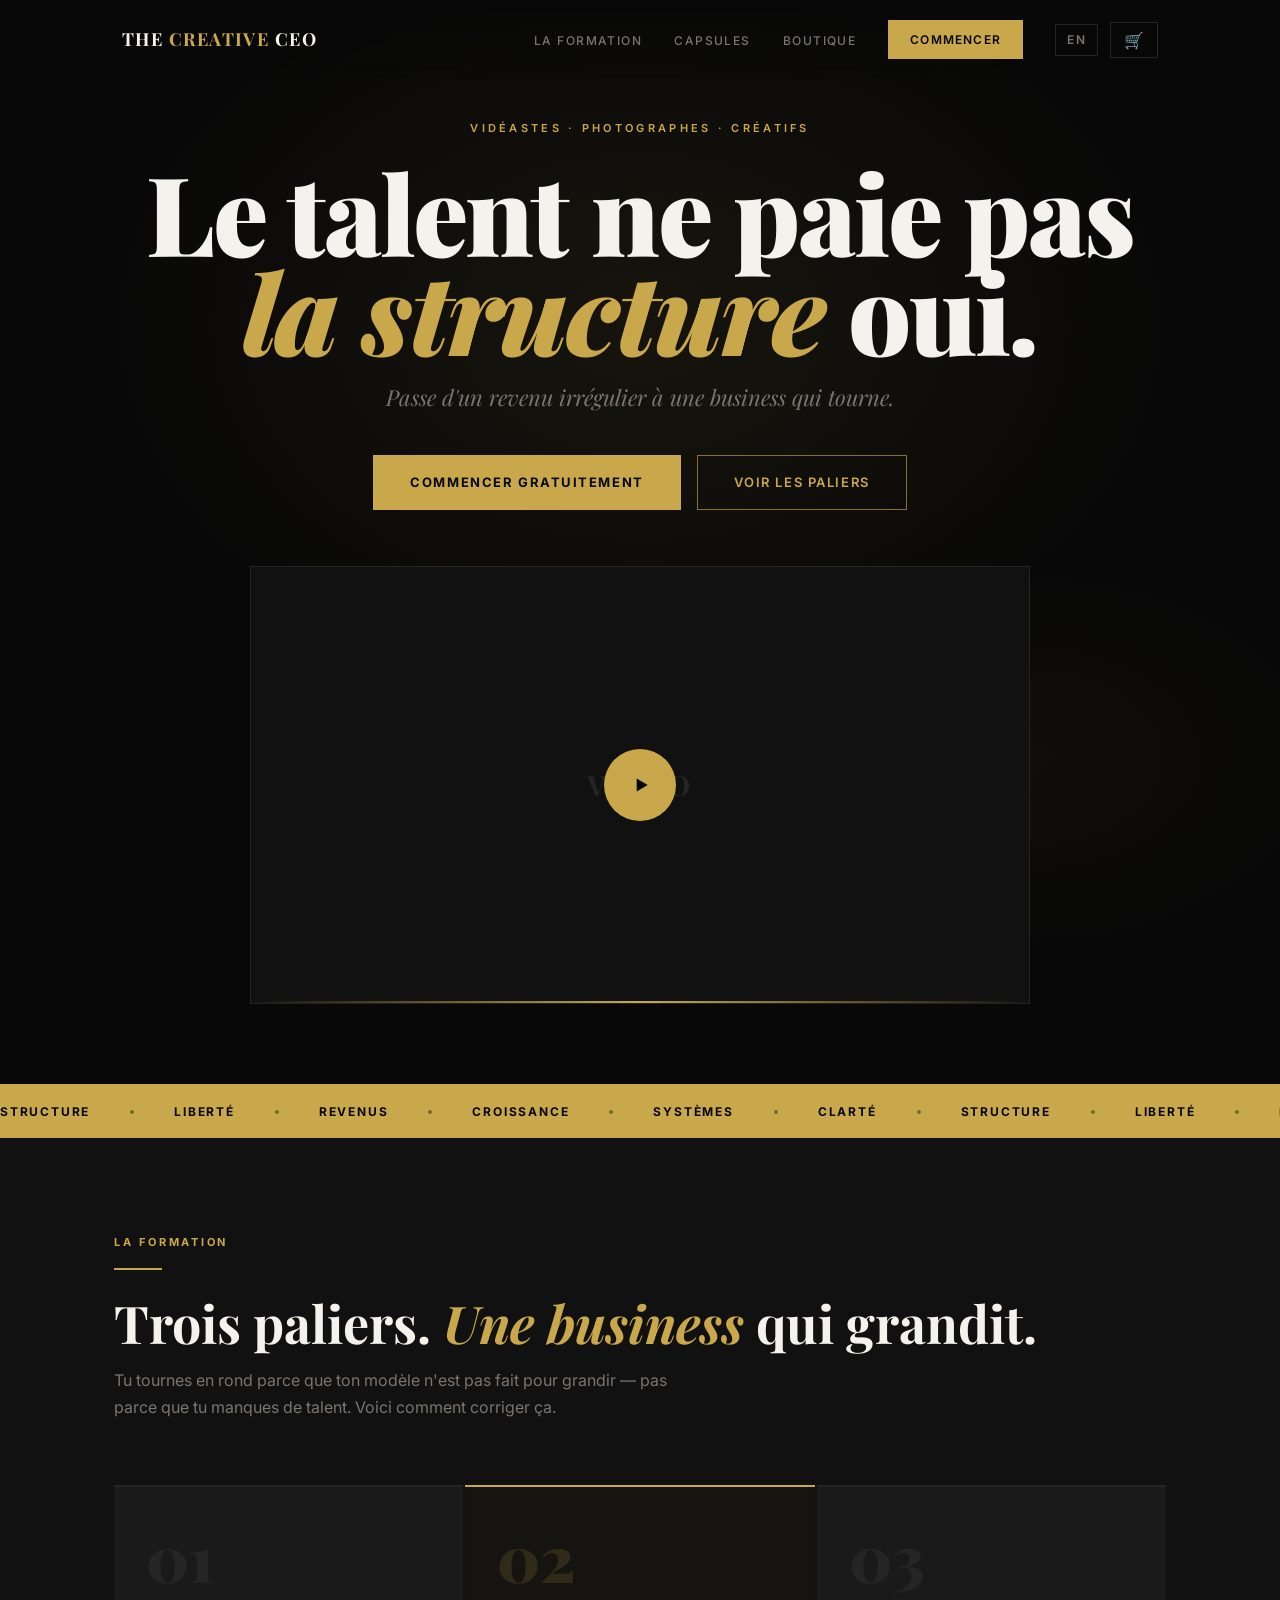
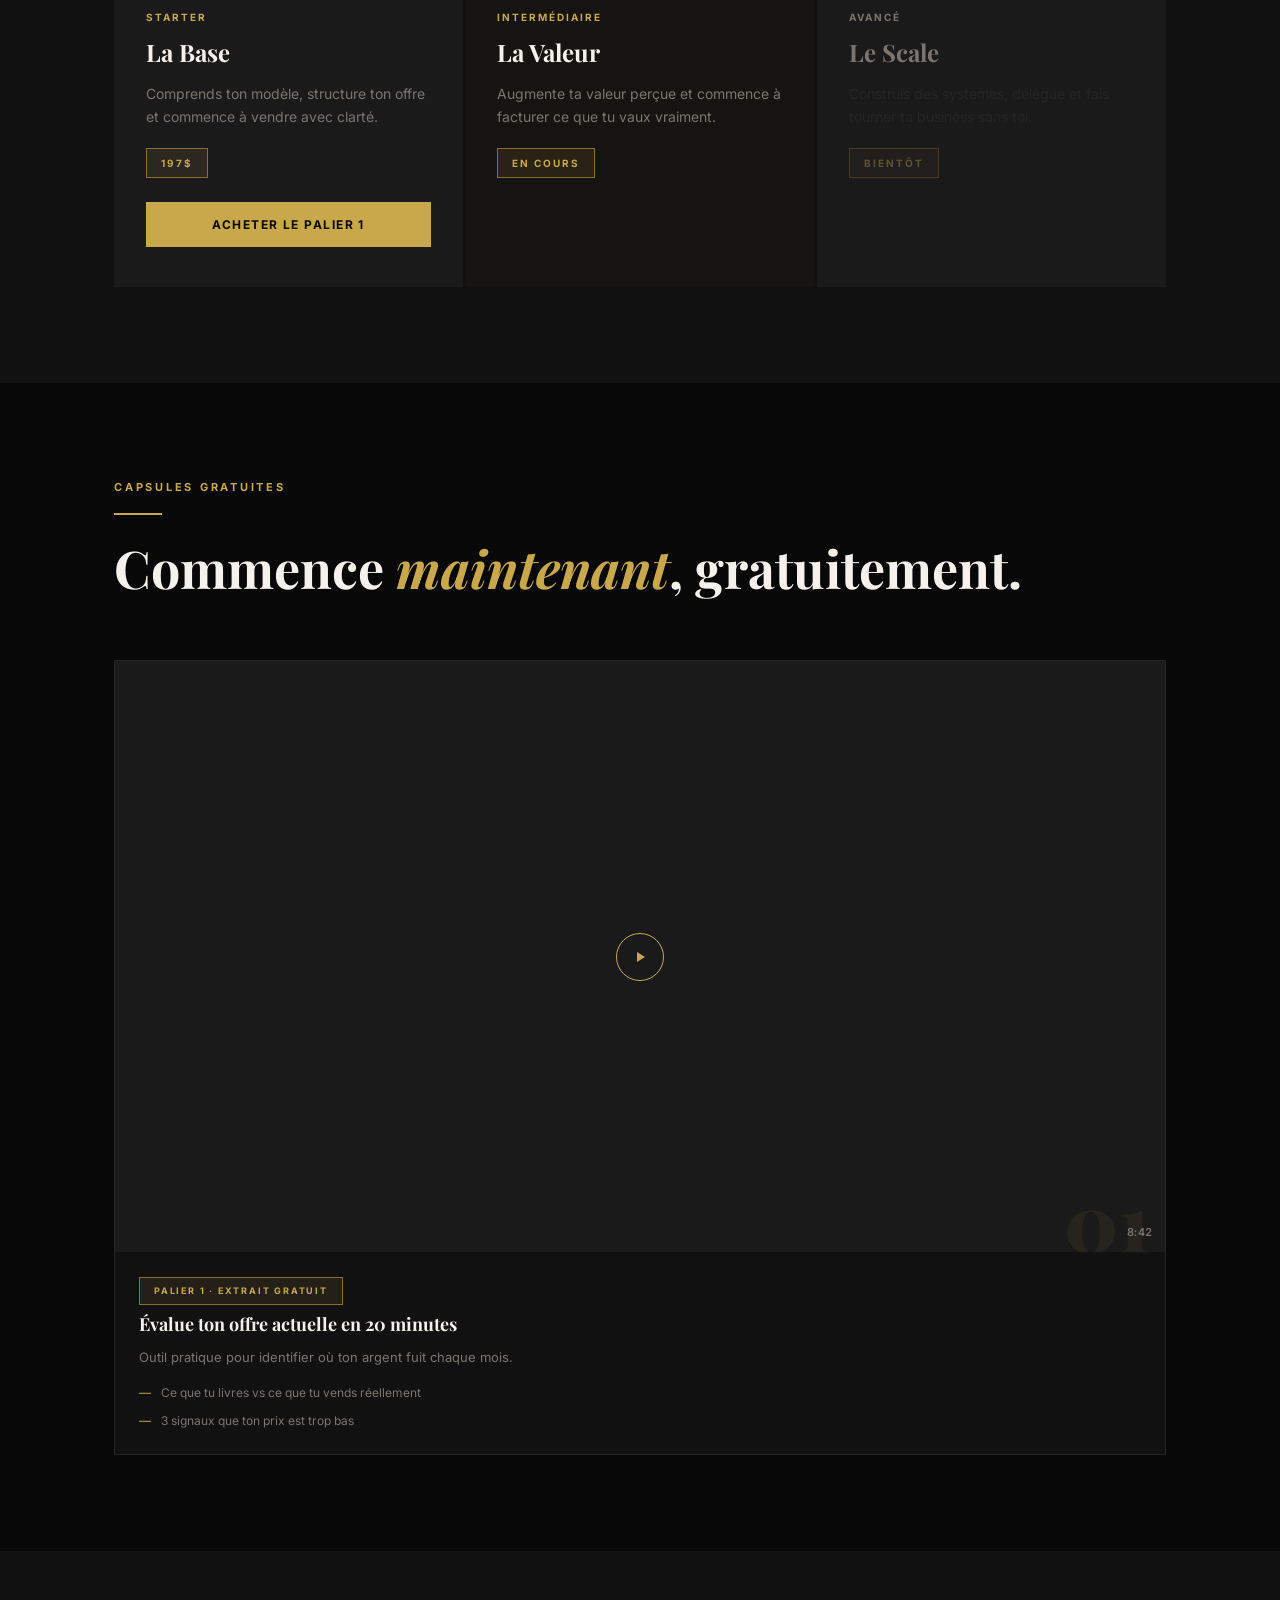
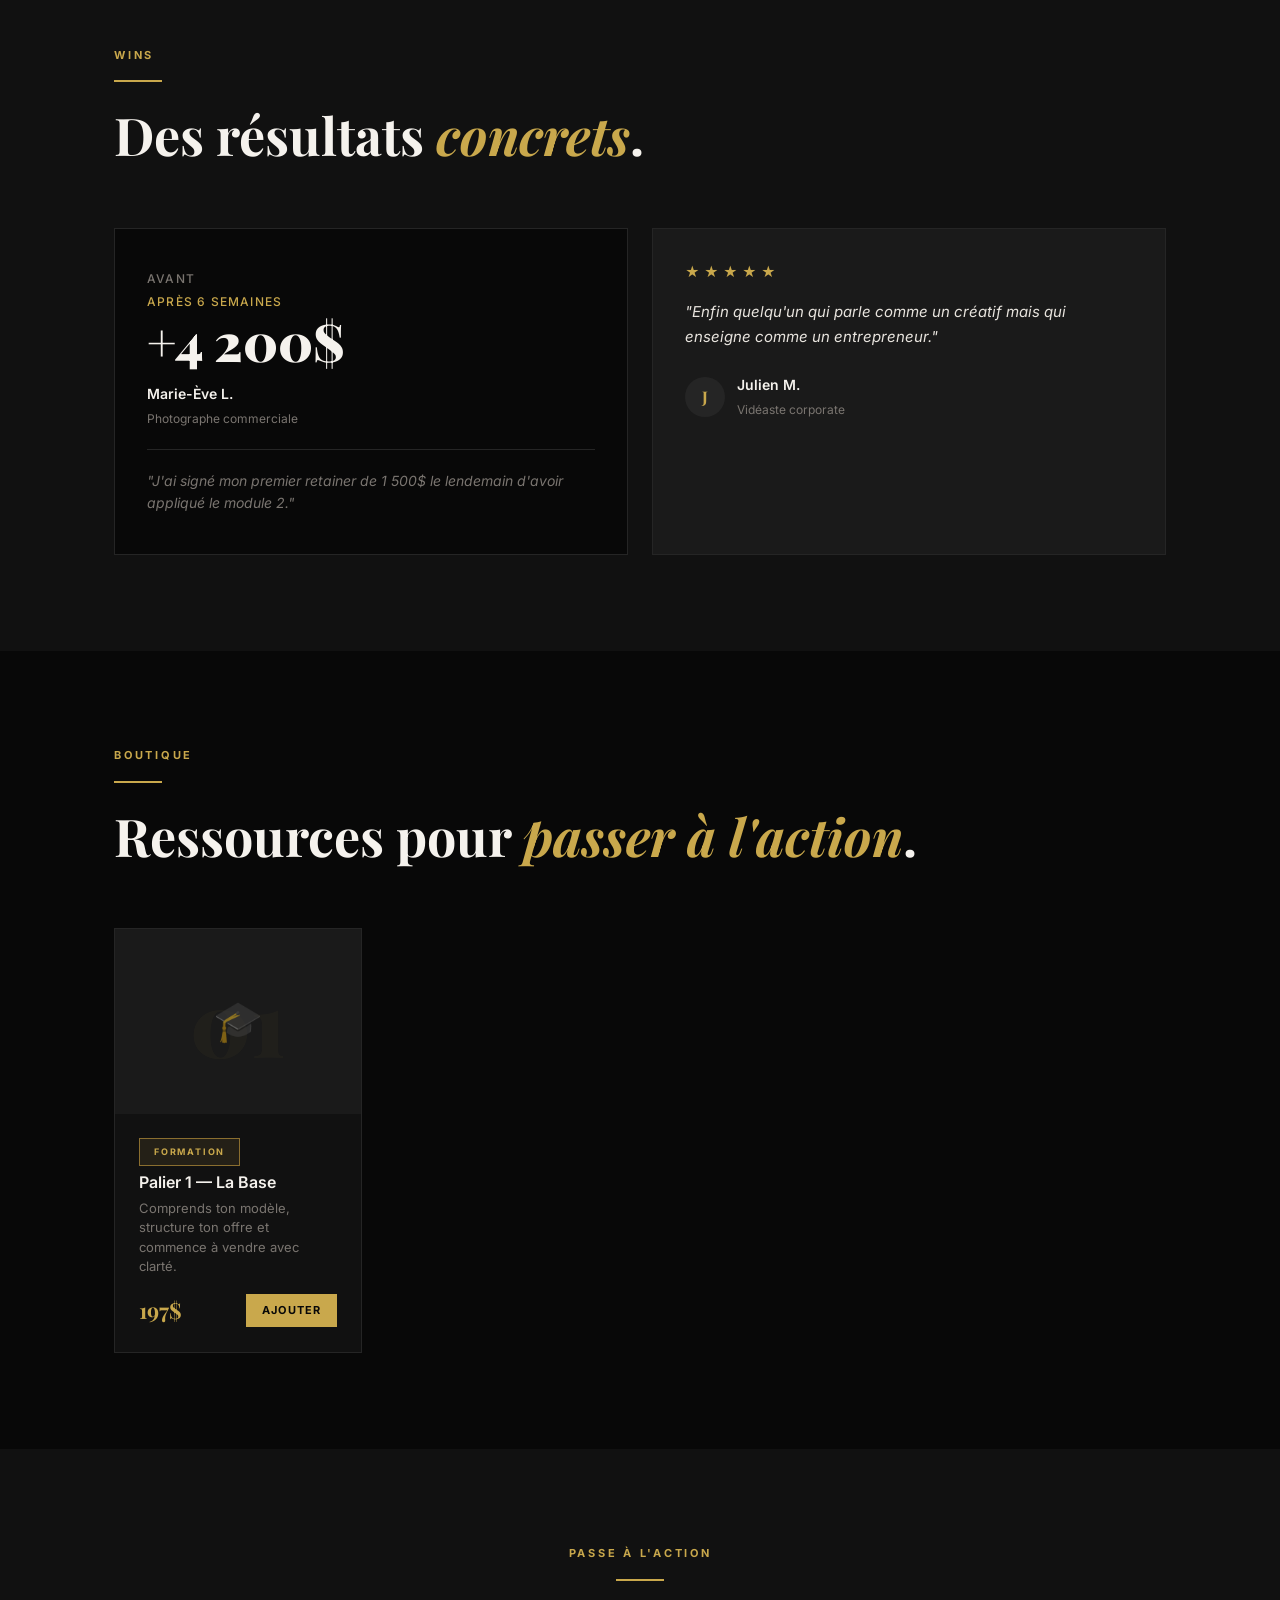
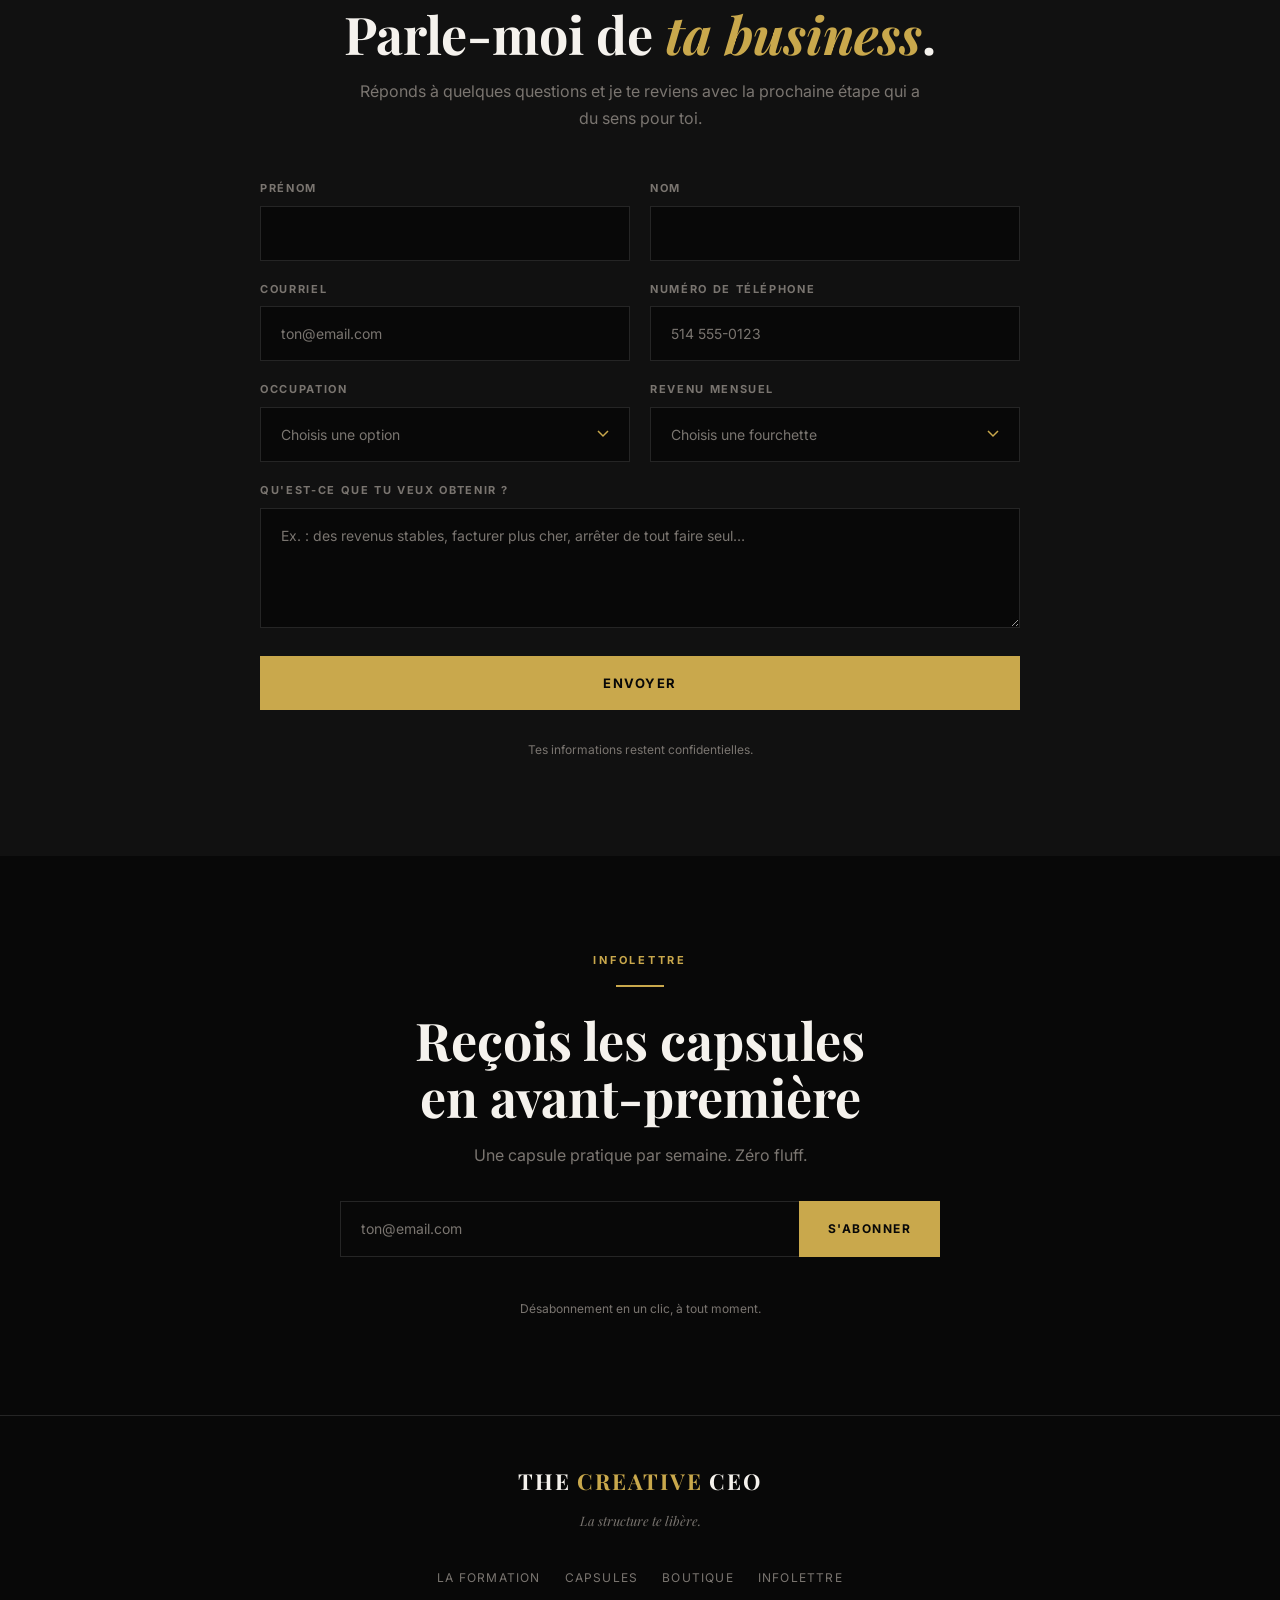
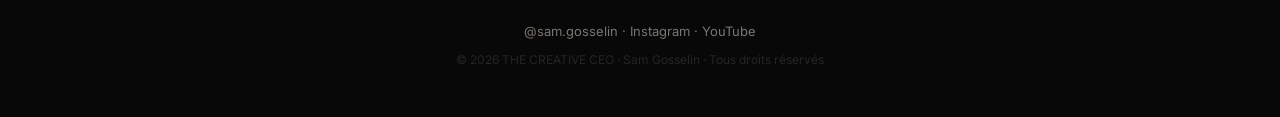
<file: index.html>
<!doctype html>
<html lang="fr-CA">
<head>
<meta charset="utf-8">
<meta name="viewport" content="width=device-width, initial-scale=1, viewport-fit=cover">
<title>The Creative CEO — La structure te libère</title>
<meta name="description" content="Vidéastes, photographes, créatifs : passe d'un revenu irrégulier à une business qui tourne. Formation par paliers, capsules gratuites et ressources.">
<meta name="theme-color" content="#080808">
<meta name="color-scheme" content="dark">
<meta property="og:title" content="The Creative CEO">
<meta property="og:description" content="Le talent ne paie pas — la structure oui.">
<meta property="og:type" content="website">

<link rel="preconnect" href="https://fonts.googleapis.com">
<link rel="preconnect" href="https://fonts.gstatic.com" crossorigin>
<link rel="preload" as="style" href="https://fonts.googleapis.com/css2?family=Playfair+Display:ital,wght@0,400;0,700;0,900;1,400;1,700&family=Inter:wght@300;400;500;600;700&display=swap">
<link rel="stylesheet" href="https://fonts.googleapis.com/css2?family=Playfair+Display:ital,wght@0,400;0,700;0,900;1,400;1,700&family=Inter:wght@300;400;500;600;700&display=swap" media="print" onload="this.media='all'">
<noscript><link rel="stylesheet" href="https://fonts.googleapis.com/css2?family=Playfair+Display:ital,wght@0,400;0,700;0,900;1,400;1,700&family=Inter:wght@300;400;500;600;700&display=swap"></noscript>

<link rel="alternate" hreflang="fr" href="https://sgosselinn.github.io/creativeceo/">
<link rel="alternate" hreflang="en" href="https://sgosselinn.github.io/creativeceo/en/">
<link rel="alternate" hreflang="x-default" href="https://sgosselinn.github.io/creativeceo/">
<link rel="stylesheet" href="assets/styles.css">
</head>
<body>

<a class="sr-only" href="#main">Aller au contenu</a>

<!-- ── NAV ── -->
<header class="nav">
  <div class="nav-inner">
    <a class="nav-logo" href="#hero">THE <span>CREATIVE</span> CEO</a>
    <div class="nav-right">
      <ul class="nav-links">
        <li><a href="#paliers">La Formation</a></li>
        <li><a href="#capsules">Capsules</a></li>
        <li><a href="#shop">Boutique</a></li>
      </ul>
      <a class="nav-cta" href="#capsules">Commencer</a>
      <div class="nav-actions">
        <a class="lang-switch" href="en/" hreflang="en" lang="en" aria-label="English version">EN</a>
        <button class="cart-btn" type="button" data-cart-open aria-label="Ouvrir le panier" aria-controls="cart">🛒<span class="cart-badge" data-cart-count aria-hidden="true">0</span></button>
        <button class="burger" type="button" data-menu-open aria-label="Ouvrir le menu" aria-controls="mobile-menu" aria-expanded="false">≡</button>
      </div>
    </div>
  </div>
</header>

<nav class="mobile-menu" id="mobile-menu" aria-label="Menu mobile">
  <button class="mobile-close" type="button" data-menu-close aria-label="Fermer le menu">×</button>
  <a href="#paliers">La Formation</a>
  <a href="#capsules">Capsules</a>
  <a href="#shop">Boutique</a>
  <a href="#infolettre">Infolettre</a>
  <a class="btn btn-primary" href="#capsules">Commencer</a>
</nav>

<main id="main">

  <!-- ── HERO ── -->
  <section class="hero" id="hero">
    <div class="container">
      <p class="hero-eyebrow">Vidéastes · Photographes · Créatifs</p>
      <h1 class="hero-title">Le talent ne paie pas<br><em>la structure</em> oui.</h1>
      <p class="hero-sub">Passe d'un revenu irrégulier à une business qui tourne.</p>
      <div class="hero-ctas">
        <a class="btn btn-primary" href="#capsules">Commencer gratuitement</a>
        <a class="btn btn-ghost" href="paliers/">Voir les paliers</a>
      </div>
      <!-- VSL : mets l'URL embed (YouTube/Vimeo) dans data-video-src. La vidéo ne se charge qu'au clic. -->
      <div class="vsl" data-video-src="">
        <span class="vsl-bg" aria-hidden="true">Vidéo</span>
        <button class="vsl-play" type="button" aria-label="Lire la vidéo">
          <svg width="22" height="22" viewBox="0 0 20 20" aria-hidden="true"><path d="M7 4l10 6-10 6V4z" fill="#080808"/></svg>
        </button>
      </div>
    </div>
  </section>

  <!-- ── TICKER ── -->
  <div class="ticker" aria-hidden="true">
    <div class="ticker-track">
      <div class="ticker-group">
        <span class="ticker-item">Structure</span><span class="ticker-item">Liberté</span><span class="ticker-item">Revenus</span><span class="ticker-item">Croissance</span><span class="ticker-item">Systèmes</span><span class="ticker-item">Clarté</span>
        <span class="ticker-item">Structure</span><span class="ticker-item">Liberté</span><span class="ticker-item">Revenus</span><span class="ticker-item">Croissance</span><span class="ticker-item">Systèmes</span><span class="ticker-item">Clarté</span>
      </div>
      <div class="ticker-group">
        <span class="ticker-item">Structure</span><span class="ticker-item">Liberté</span><span class="ticker-item">Revenus</span><span class="ticker-item">Croissance</span><span class="ticker-item">Systèmes</span><span class="ticker-item">Clarté</span>
        <span class="ticker-item">Structure</span><span class="ticker-item">Liberté</span><span class="ticker-item">Revenus</span><span class="ticker-item">Croissance</span><span class="ticker-item">Systèmes</span><span class="ticker-item">Clarté</span>
      </div>
    </div>
  </div>

  <!-- ── PALIERS ── -->
  <section class="section bg-surface" id="paliers">
    <div class="container">
      <div class="section-header">
        <p class="eyebrow">La Formation</p>
        <div class="divider"></div>
        <h2 class="section-title">Trois paliers. <em>Une business</em> qui grandit.</h2>
        <p class="section-desc">Tu tournes en rond parce que ton modèle n'est pas fait pour grandir — pas parce que tu manques de talent. Voici comment corriger ça.</p>
      </div>
      <div class="paliers-grid">
        <article class="palier-card">
          <div class="palier-num" aria-hidden="true">01</div>
          <p class="palier-level">Starter</p>
          <h3 class="palier-name">La Base</h3>
          <p class="palier-desc">Comprends ton modèle, structure ton offre et commence à vendre avec clarté.</p>
          <span class="tag">197$</span>
          <a class="btn btn-primary palier-buy" href="https://buy.stripe.com/6oUaEZ1F418B5QZgnB6Ri00">Acheter le palier 1</a>
        </article>
        <article class="palier-card featured">
          <div class="palier-num" aria-hidden="true">02</div>
          <p class="palier-level">Intermédiaire</p>
          <h3 class="palier-name">La Valeur</h3>
          <p class="palier-desc">Augmente ta valeur perçue et commence à facturer ce que tu vaux vraiment.</p>
          <span class="tag">En cours</span>
        </article>
        <article class="palier-card locked">
          <div class="palier-num" aria-hidden="true">03</div>
          <p class="palier-level">Avancé</p>
          <h3 class="palier-name">Le Scale</h3>
          <p class="palier-desc">Construis des systèmes, délègue et fais tourner ta business sans toi.</p>
          <span class="tag">Bientôt</span>
        </article>
      </div>
    </div>
  </section>

  <!-- ── CAPSULES ── -->
  <section class="section bg-black" id="capsules">
    <div class="container">
      <div class="section-header">
        <p class="eyebrow">Capsules gratuites</p>
        <div class="divider"></div>
        <h2 class="section-title">Commence <em>maintenant</em>, gratuitement.</h2>
      </div>
      <div class="capsules-grid">
        <article class="capsule-card">
          <div class="capsule-thumb">
            <span class="capsule-bg-num" aria-hidden="true">01</span>
            <button class="capsule-play" type="button" aria-label="Lire : Évalue ton offre actuelle en 20 minutes">
              <svg width="14" height="14" viewBox="0 0 14 14" aria-hidden="true"><path d="M4 2l8 5-8 5V2z"/></svg>
            </button>
            <span class="capsule-duration">8:42</span>
          </div>
          <div class="capsule-body">
            <span class="tag tag-sm">Palier 1 · Extrait gratuit</span>
            <h3 class="capsule-title">Évalue ton offre actuelle en 20 minutes</h3>
            <p class="capsule-desc">Outil pratique pour identifier où ton argent fuit chaque mois.</p>
            <ul class="capsule-notes">
              <li class="capsule-note">Ce que tu livres vs ce que tu vends réellement</li>
              <li class="capsule-note">3 signaux que ton prix est trop bas</li>
            </ul>
          </div>
        </article>
        <!-- Duplique .capsule-card pour chaque nouvelle capsule -->
      </div>
    </div>
  </section>

  <!-- ── WINS ── -->
  <section class="section bg-surface" id="wins">
    <div class="container">
      <div class="section-header">
        <p class="eyebrow">Wins</p>
        <div class="divider"></div>
        <h2 class="section-title">Des résultats <em>concrets</em>.</h2>
      </div>
      <div class="wins-grid">
        <article class="win-card">
          <p class="win-label">Avant</p>
          <p class="win-label gold">Après 6 semaines</p>
          <p class="win-number">+4 200$</p>
          <p class="win-name">Marie-Ève L.</p>
          <p class="win-role">Photographe commerciale</p>
          <blockquote class="win-quote">"J'ai signé mon premier retainer de 1 500$ le lendemain d'avoir appliqué le module 2."</blockquote>
        </article>
        <article class="testimonial-card">
          <div class="stars" role="img" aria-label="5 étoiles sur 5"><span>★</span><span>★</span><span>★</span><span>★</span><span>★</span></div>
          <blockquote class="testimonial-text">"Enfin quelqu'un qui parle comme un créatif mais qui enseigne comme un entrepreneur."</blockquote>
          <div class="testimonial-author">
            <div class="avatar" aria-hidden="true">J</div>
            <div>
              <p class="win-name">Julien M.</p>
              <p class="win-role">Vidéaste corporate</p>
            </div>
          </div>
        </article>
      </div>
    </div>
  </section>

  <!-- ── SHOP ── -->
  <section class="section bg-black" id="shop">
    <div class="container">
      <div class="section-header">
        <p class="eyebrow">Boutique</p>
        <div class="divider"></div>
        <h2 class="section-title">Ressources pour <em>passer à l'action</em>.</h2>
      </div>
      <div class="shop-grid">
        <!-- data-id unique · data-price en dollars · data-icon = emoji affiché dans le panier · data-stripe-link = lien de paiement Stripe du produit -->
        <!-- data-max-qty="1" : une formation s'achète une seule fois -->
        <article class="shop-card" data-id="palier-1" data-name="Palier 1 — La Base" data-type="Formation" data-price="197" data-icon="🎓" data-max-qty="1" data-stripe-link="https://buy.stripe.com/6oUaEZ1F418B5QZgnB6Ri00">
          <div class="shop-thumb">
            <span class="shop-ghost" aria-hidden="true">01</span>
            <span class="shop-icon" aria-hidden="true">🎓</span>
          </div>
          <div class="shop-body">
            <span class="tag tag-sm">Formation</span>
            <h3 class="shop-name">Palier 1 — La Base</h3>
            <p class="shop-desc">Comprends ton modèle, structure ton offre et commence à vendre avec clarté.</p>
            <div class="shop-foot">
              <span class="price">197$</span>
              <button class="add-btn" type="button" data-add>Ajouter</button>
            </div>
          </div>
        </article>
      </div>
    </div>
  </section>

  <!-- ── FORMULAIRE ── -->
  <section class="section bg-surface" id="formulaire">
    <div class="container">
      <div class="lead">
        <div class="section-header center">
          <p class="eyebrow">Passe à l'action</p>
          <div class="divider"></div>
          <h2 class="section-title">Parle-moi de <em>ta business</em>.</h2>
          <p class="section-desc">Réponds à quelques questions et je te reviens avec la prochaine étape qui a du sens pour toi.</p>
        </div>
        <!-- CRM : webhook LeadConnector. Les noms de champs (name="…") sont les clés reçues par le CRM. -->
        <form class="lead-form" action="https://services.leadconnectorhq.com/hooks/Wqvc7YomB8QzSUDbHNJI/webhook-trigger/53b419ac-6636-4cc2-a26b-a28386f74c6c" method="post" data-lead-form novalidate>
          <div class="hp" aria-hidden="true"><label>Site web <input name="website" type="text" tabindex="-1" autocomplete="off"></label></div>
          <input type="hidden" name="source" value="accueil">
          <div class="field">
            <label for="accueil-first">Prénom</label>
            <input id="accueil-first" name="first_name" type="text" autocomplete="given-name" required>
          </div>
          <div class="field">
            <label for="accueil-last">Nom</label>
            <input id="accueil-last" name="last_name" type="text" autocomplete="family-name" required>
          </div>
          <div class="field">
            <label for="accueil-email">Courriel</label>
            <input id="accueil-email" name="email" type="email" autocomplete="email" placeholder="ton@email.com" required>
          </div>
          <div class="field">
            <label for="accueil-phone">Numéro de téléphone</label>
            <input id="accueil-phone" name="phone" type="tel" autocomplete="tel" placeholder="514 555-0123" pattern="[0-9+\(\)\-\s\.]{10,}" required>
          </div>
          <div class="field">
            <label for="accueil-occupation">Occupation</label>
            <select id="accueil-occupation" name="occupation" required>
              <option value="" selected disabled>Choisis une option</option>
              <option>Vidéaste</option>
              <option>Photographe</option>
              <option>Vidéaste et photographe</option>
              <option>Designer / graphiste</option>
              <option>Autre créatif</option>
            </select>
          </div>
          <div class="field">
            <label for="accueil-revenue">Revenu mensuel</label>
            <select id="accueil-revenue" name="monthly_revenue" required>
              <option value="" selected disabled>Choisis une fourchette</option>
              <option>Moins de 2 000$</option>
              <option>2 000$ – 5 000$</option>
              <option>5 000$ – 10 000$</option>
              <option>10 000$ – 20 000$</option>
              <option>Plus de 20 000$</option>
            </select>
          </div>
          <div class="field field-full">
            <label for="accueil-goal">Qu'est-ce que tu veux obtenir ?</label>
            <textarea id="accueil-goal" name="goal" rows="4" placeholder="Ex. : des revenus stables, facturer plus cher, arrêter de tout faire seul…" required></textarea>
          </div>
          <div class="field-full">
            <button class="btn btn-primary lead-submit" type="submit">Envoyer</button>
            <p class="lead-msg" data-lead-msg role="status" aria-live="polite"></p>
            <p class="lead-note">Tes informations restent confidentielles.</p>
          </div>
        </form>
      </div>
    </div>
  </section>

  <!-- ── NEWSLETTER ── -->
  <section class="section bg-black" id="infolettre">
    <div class="container">
      <div class="newsletter">
        <p class="eyebrow">Infolettre</p>
        <div class="divider"></div>
        <h2 class="section-title">Reçois les capsules en avant-première</h2>
        <p class="section-desc" style="margin-inline:auto;">Une capsule pratique par semaine. Zéro fluff.</p>
        <!-- Remplace action="" par l'URL de ton outil d'infolettre (ConvertKit, Mailchimp, Brevo…) -->
        <form class="newsletter-form" action="" method="post" data-newsletter>
          <label class="sr-only" for="nl-email">Adresse courriel</label>
          <input class="newsletter-input" id="nl-email" name="email" type="email" placeholder="ton@email.com" autocomplete="email" required>
          <button class="newsletter-btn" type="submit">S'abonner</button>
        </form>
        <p class="newsletter-msg" data-newsletter-msg aria-live="polite"></p>
        <p class="newsletter-note">Désabonnement en un clic, à tout moment.</p>
      </div>
    </div>
  </section>

</main>

<!-- ── FOOTER ── -->
<footer class="footer">
  <div class="container">
    <div class="footer-logo">THE <span>CREATIVE</span> CEO</div>
    <p class="footer-tagline">La structure te libère.</p>
    <ul class="footer-links">
      <li><a href="#paliers">La Formation</a></li>
      <li><a href="#capsules">Capsules</a></li>
      <li><a href="#shop">Boutique</a></li>
      <li><a href="#infolettre">Infolettre</a></li>
    </ul>
    <p class="footer-social">@sam.gosselin · <a href="#" rel="noopener">Instagram</a> · <a href="#" rel="noopener">YouTube</a></p>
    <p class="footer-copy">© 2026 THE CREATIVE CEO · Sam Gosselin · Tous droits réservés</p>
  </div>
</footer>

<!-- ── CART DRAWER ── -->
<div class="cart-overlay" data-cart-close></div>
<aside class="cart-drawer" id="cart" role="dialog" aria-modal="true" aria-labelledby="cart-title">
  <div class="cart-head">
    <h2 class="cart-title" id="cart-title">Mon Panier</h2>
    <button class="cart-close" type="button" data-cart-close aria-label="Fermer le panier">×</button>
  </div>
  <ul class="cart-items" data-cart-items></ul>
  <div class="cart-foot">
    <div class="cart-subtotal"><span>Sous-total</span><span data-cart-total>0$</span></div>
    <!-- Branche ici ton lien de paiement (Stripe Checkout, Shopify, etc.) -->
    <button class="checkout-btn" type="button" data-checkout>Procéder au paiement</button>
    <button class="continue-btn" type="button" data-cart-close>Continuer mes achats</button>
  </div>
</aside>

<script src="assets/main.js" defer></script>
</body>
</html>
</file>
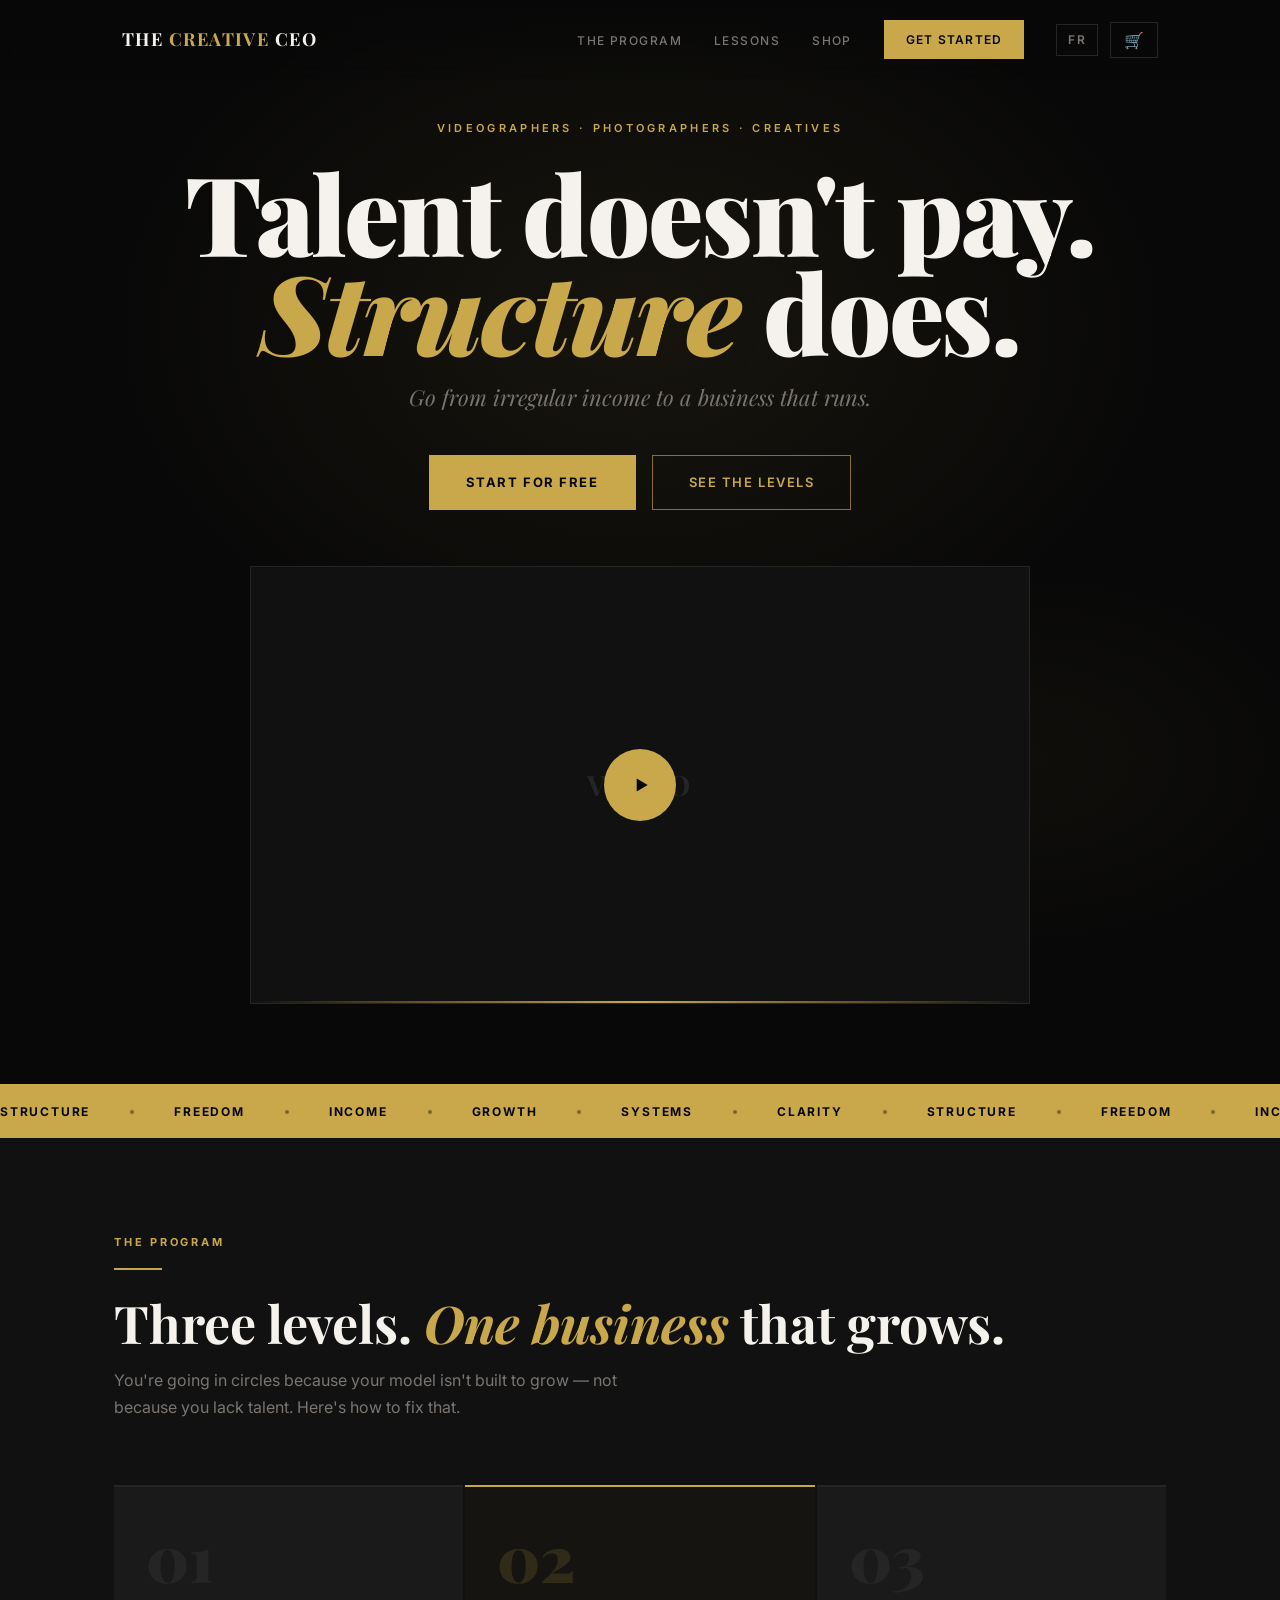
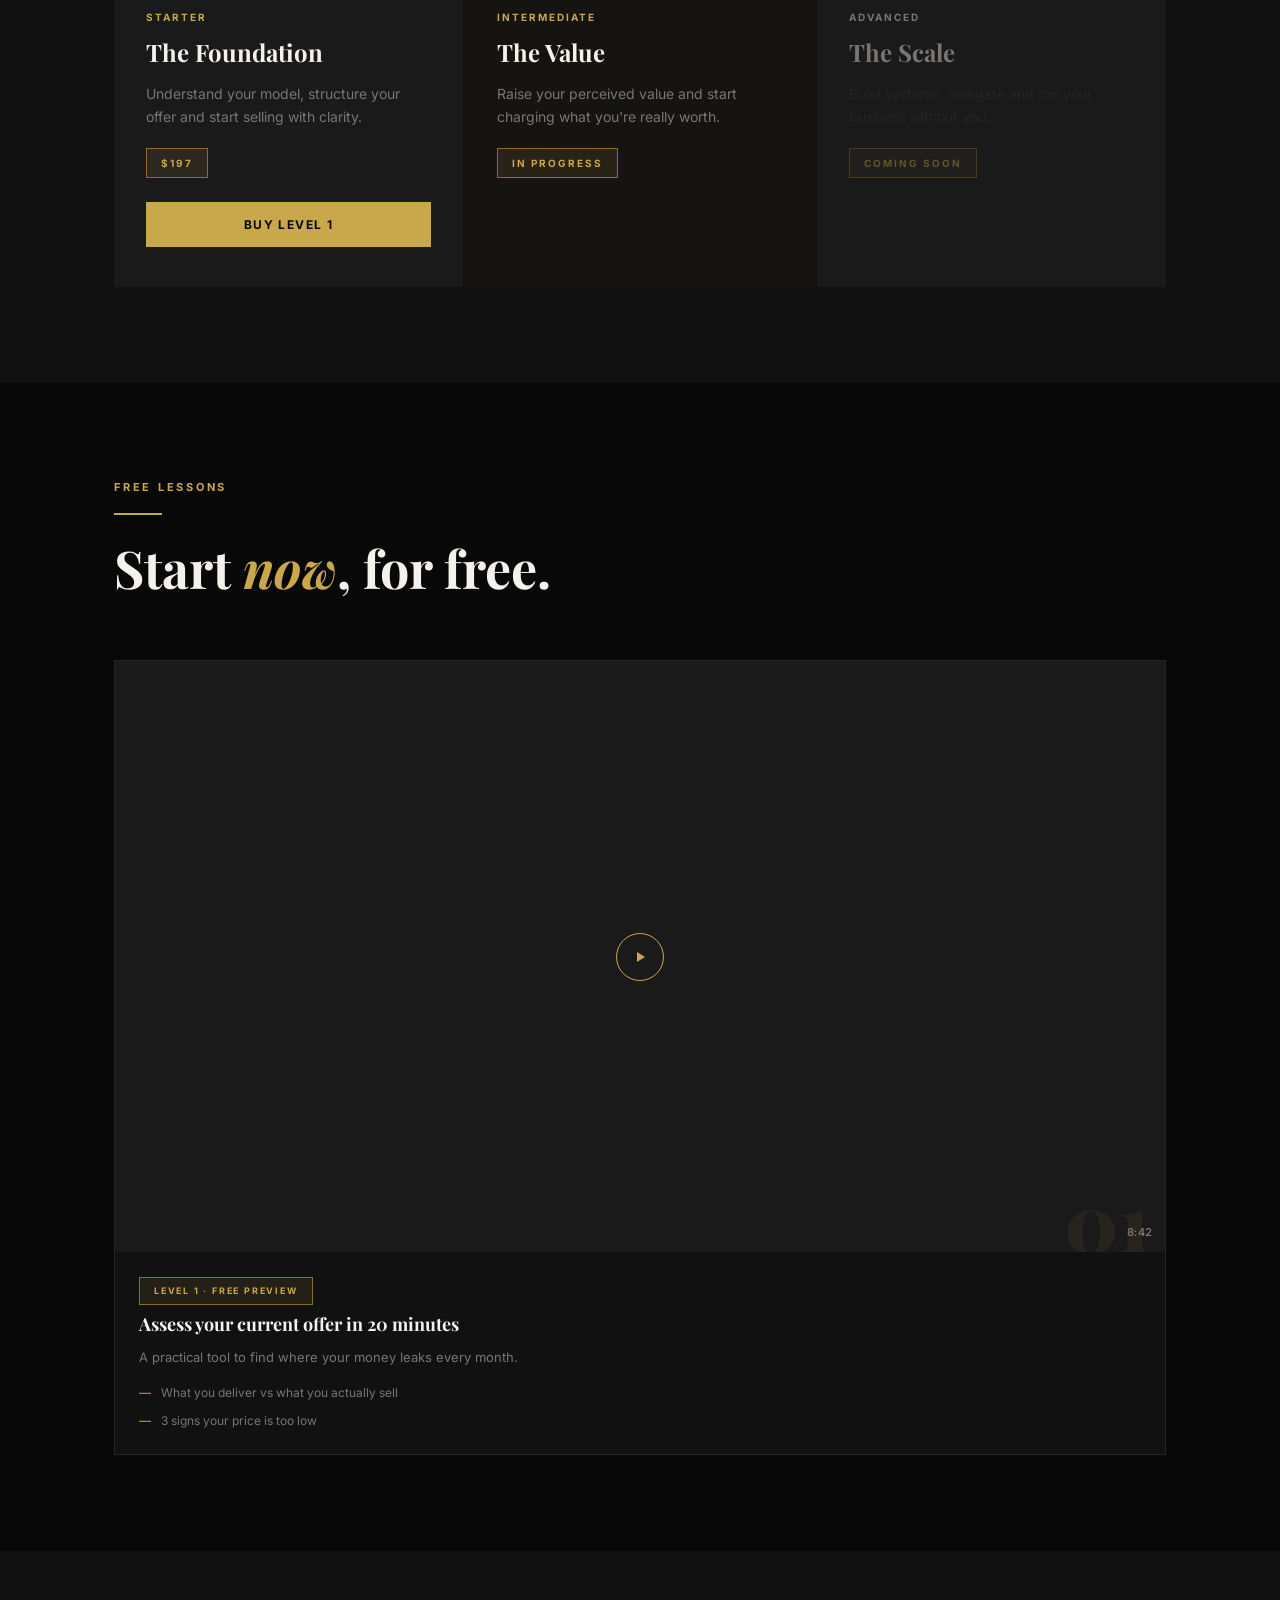
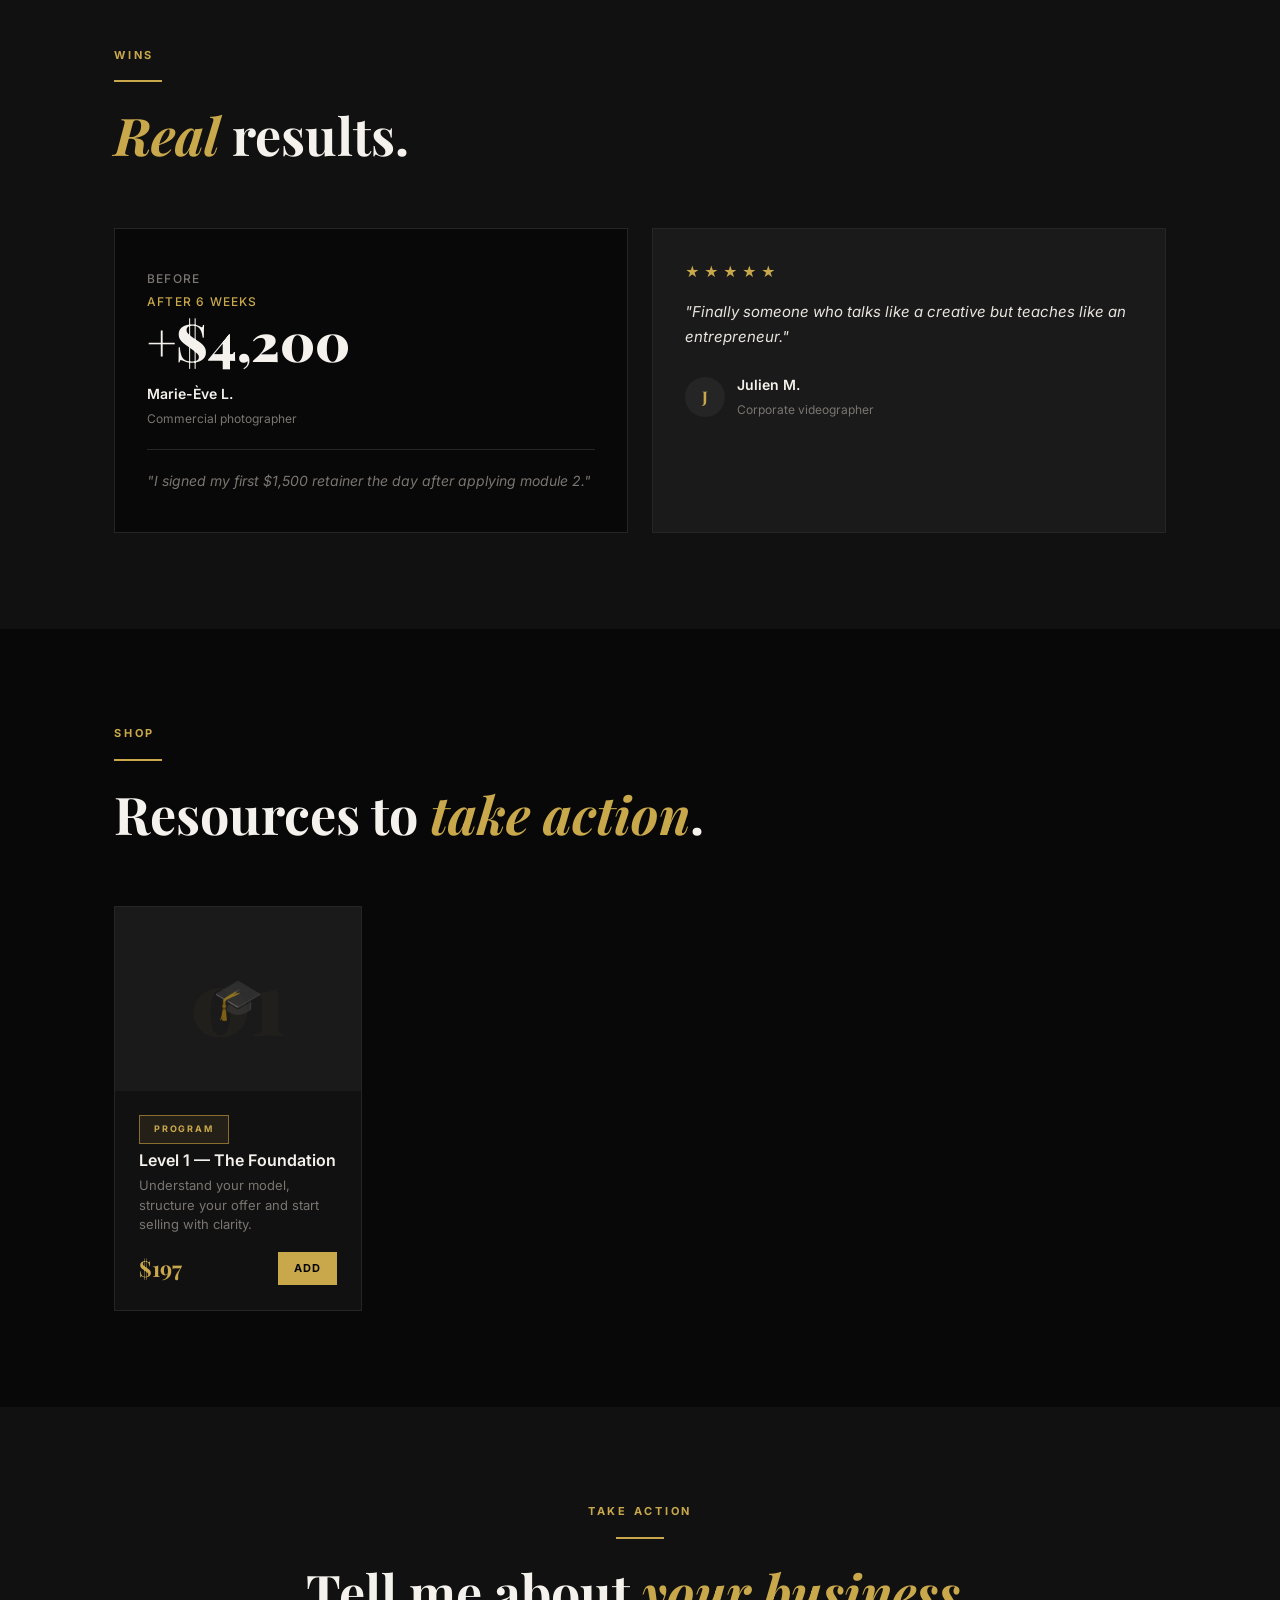
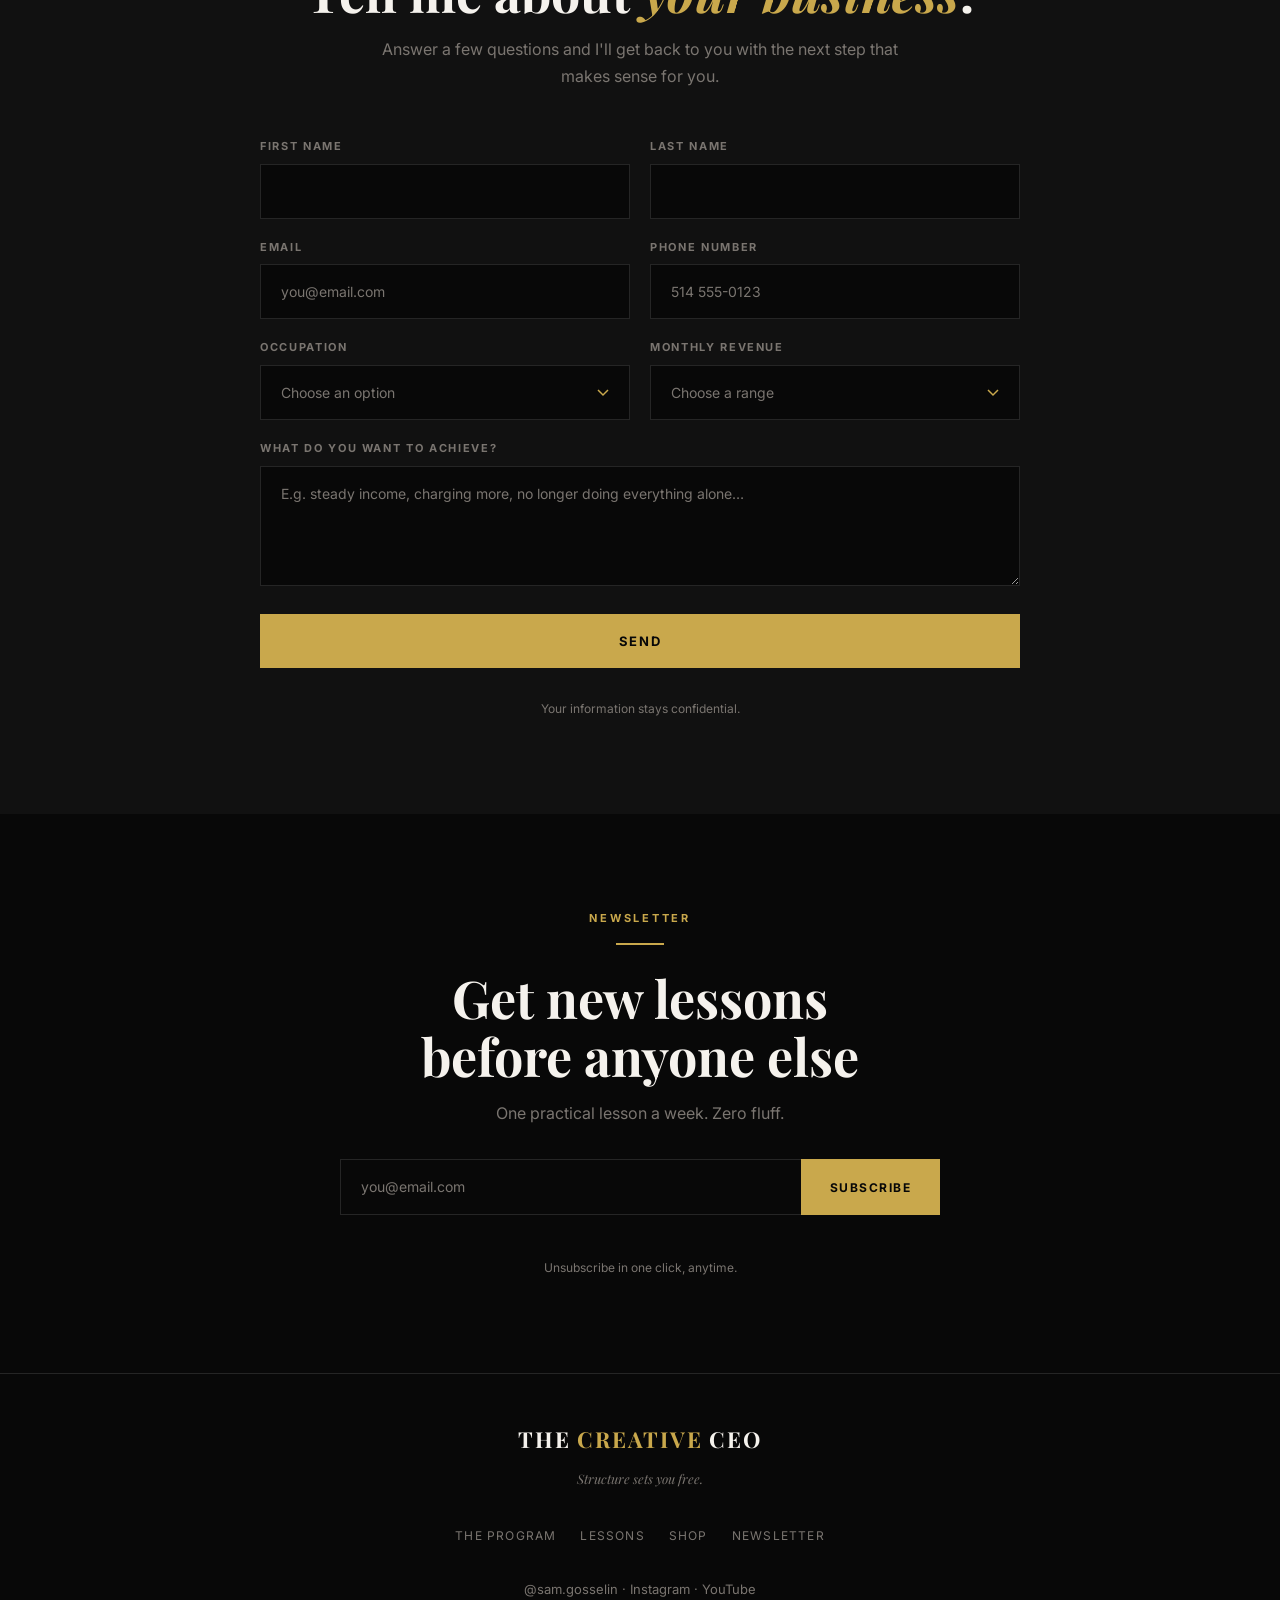
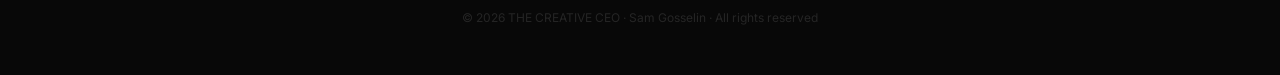
<file: en/index.html>
<!doctype html>
<html lang="en">
<head>
<meta charset="utf-8">
<meta name="viewport" content="width=device-width, initial-scale=1, viewport-fit=cover">
<title>The Creative CEO — Structure sets you free</title>
<meta name="description" content="Videographers, photographers, creatives: go from irregular income to a business that runs. A program in levels, free lessons and resources.">
<meta name="theme-color" content="#080808">
<meta name="color-scheme" content="dark">
<meta property="og:title" content="The Creative CEO">
<meta property="og:description" content="Talent doesn't pay. Structure does.">
<meta property="og:type" content="website">

<link rel="preconnect" href="https://fonts.googleapis.com">
<link rel="preconnect" href="https://fonts.gstatic.com" crossorigin>
<link rel="preload" as="style" href="https://fonts.googleapis.com/css2?family=Playfair+Display:ital,wght@0,400;0,700;0,900;1,400;1,700&family=Inter:wght@300;400;500;600;700&display=swap">
<link rel="stylesheet" href="https://fonts.googleapis.com/css2?family=Playfair+Display:ital,wght@0,400;0,700;0,900;1,400;1,700&family=Inter:wght@300;400;500;600;700&display=swap" media="print" onload="this.media='all'">
<noscript><link rel="stylesheet" href="https://fonts.googleapis.com/css2?family=Playfair+Display:ital,wght@0,400;0,700;0,900;1,400;1,700&family=Inter:wght@300;400;500;600;700&display=swap"></noscript>

<link rel="alternate" hreflang="fr" href="https://sgosselinn.github.io/creativeceo/">
<link rel="alternate" hreflang="en" href="https://sgosselinn.github.io/creativeceo/en/">
<link rel="alternate" hreflang="x-default" href="https://sgosselinn.github.io/creativeceo/">
<link rel="stylesheet" href="../assets/styles.css">
</head>
<body>

<a class="sr-only" href="#main">Skip to content</a>

<!-- ── NAV ── -->
<header class="nav">
  <div class="nav-inner">
    <a class="nav-logo" href="#hero">THE <span>CREATIVE</span> CEO</a>
    <div class="nav-right">
      <ul class="nav-links">
        <li><a href="#paliers">The Program</a></li>
        <li><a href="#capsules">Lessons</a></li>
        <li><a href="#shop">Shop</a></li>
      </ul>
      <a class="nav-cta" href="#capsules">Get started</a>
      <div class="nav-actions">
        <a class="lang-switch" href="../" hreflang="fr" lang="fr" aria-label="Version française">FR</a>
        <button class="cart-btn" type="button" data-cart-open aria-label="Open cart" aria-controls="cart">🛒<span class="cart-badge" data-cart-count aria-hidden="true">0</span></button>
        <button class="burger" type="button" data-menu-open aria-label="Open menu" aria-controls="mobile-menu" aria-expanded="false">≡</button>
      </div>
    </div>
  </div>
</header>

<nav class="mobile-menu" id="mobile-menu" aria-label="Mobile menu">
  <button class="mobile-close" type="button" data-menu-close aria-label="Close menu">×</button>
  <a href="#paliers">The Program</a>
  <a href="#capsules">Lessons</a>
  <a href="#shop">Shop</a>
  <a href="#infolettre">Newsletter</a>
  <a class="btn btn-primary" href="#capsules">Get started</a>
</nav>

<main id="main">

  <!-- ── HERO ── -->
  <section class="hero" id="hero">
    <div class="container">
      <p class="hero-eyebrow">Videographers · Photographers · Creatives</p>
      <h1 class="hero-title">Talent doesn't pay.<br><em>Structure</em> does.</h1>
      <p class="hero-sub">Go from irregular income to a business that runs.</p>
      <div class="hero-ctas">
        <a class="btn btn-primary" href="#capsules">Start for free</a>
        <a class="btn btn-ghost" href="levels/">See the levels</a>
      </div>
      <!-- VSL : mets l'URL embed (YouTube/Vimeo) dans data-video-src. La vidéo ne se charge qu'au clic. -->
      <div class="vsl" data-video-src="">
        <span class="vsl-bg" aria-hidden="true">Video</span>
        <button class="vsl-play" type="button" aria-label="Play video">
          <svg width="22" height="22" viewBox="0 0 20 20" aria-hidden="true"><path d="M7 4l10 6-10 6V4z" fill="#080808"/></svg>
        </button>
      </div>
    </div>
  </section>

  <!-- ── TICKER ── -->
  <div class="ticker" aria-hidden="true">
    <div class="ticker-track">
      <div class="ticker-group">
        <span class="ticker-item">Structure</span><span class="ticker-item">Freedom</span><span class="ticker-item">Income</span><span class="ticker-item">Growth</span><span class="ticker-item">Systems</span><span class="ticker-item">Clarity</span>
        <span class="ticker-item">Structure</span><span class="ticker-item">Freedom</span><span class="ticker-item">Income</span><span class="ticker-item">Growth</span><span class="ticker-item">Systems</span><span class="ticker-item">Clarity</span>
      </div>
      <div class="ticker-group">
        <span class="ticker-item">Structure</span><span class="ticker-item">Freedom</span><span class="ticker-item">Income</span><span class="ticker-item">Growth</span><span class="ticker-item">Systems</span><span class="ticker-item">Clarity</span>
        <span class="ticker-item">Structure</span><span class="ticker-item">Freedom</span><span class="ticker-item">Income</span><span class="ticker-item">Growth</span><span class="ticker-item">Systems</span><span class="ticker-item">Clarity</span>
      </div>
    </div>
  </div>

  <!-- ── PALIERS ── -->
  <section class="section bg-surface" id="paliers">
    <div class="container">
      <div class="section-header">
        <p class="eyebrow">The Program</p>
        <div class="divider"></div>
        <h2 class="section-title">Three levels. <em>One business</em> that grows.</h2>
        <p class="section-desc">You're going in circles because your model isn't built to grow — not because you lack talent. Here's how to fix that.</p>
      </div>
      <div class="paliers-grid">
        <article class="palier-card">
          <div class="palier-num" aria-hidden="true">01</div>
          <p class="palier-level">Starter</p>
          <h3 class="palier-name">The Foundation</h3>
          <p class="palier-desc">Understand your model, structure your offer and start selling with clarity.</p>
          <span class="tag">$197</span>
          <a class="btn btn-primary palier-buy" href="https://buy.stripe.com/6oUaEZ1F418B5QZgnB6Ri00">Buy level 1</a>
        </article>
        <article class="palier-card featured">
          <div class="palier-num" aria-hidden="true">02</div>
          <p class="palier-level">Intermediate</p>
          <h3 class="palier-name">The Value</h3>
          <p class="palier-desc">Raise your perceived value and start charging what you're really worth.</p>
          <span class="tag">In progress</span>
        </article>
        <article class="palier-card locked">
          <div class="palier-num" aria-hidden="true">03</div>
          <p class="palier-level">Advanced</p>
          <h3 class="palier-name">The Scale</h3>
          <p class="palier-desc">Build systems, delegate and run your business without you.</p>
          <span class="tag">Coming soon</span>
        </article>
      </div>
    </div>
  </section>

  <!-- ── CAPSULES ── -->
  <section class="section bg-black" id="capsules">
    <div class="container">
      <div class="section-header">
        <p class="eyebrow">Free lessons</p>
        <div class="divider"></div>
        <h2 class="section-title">Start <em>now</em>, for free.</h2>
      </div>
      <div class="capsules-grid">
        <article class="capsule-card">
          <div class="capsule-thumb">
            <span class="capsule-bg-num" aria-hidden="true">01</span>
            <button class="capsule-play" type="button" aria-label="Play: Assess your current offer in 20 minutes">
              <svg width="14" height="14" viewBox="0 0 14 14" aria-hidden="true"><path d="M4 2l8 5-8 5V2z"/></svg>
            </button>
            <span class="capsule-duration">8:42</span>
          </div>
          <div class="capsule-body">
            <span class="tag tag-sm">Level 1 · Free preview</span>
            <h3 class="capsule-title">Assess your current offer in 20 minutes</h3>
            <p class="capsule-desc">A practical tool to find where your money leaks every month.</p>
            <ul class="capsule-notes">
              <li class="capsule-note">What you deliver vs what you actually sell</li>
              <li class="capsule-note">3 signs your price is too low</li>
            </ul>
          </div>
        </article>
        <!-- Duplique .capsule-card pour chaque nouvelle capsule -->
      </div>
    </div>
  </section>

  <!-- ── WINS ── -->
  <section class="section bg-surface" id="wins">
    <div class="container">
      <div class="section-header">
        <p class="eyebrow">Wins</p>
        <div class="divider"></div>
        <h2 class="section-title"><em>Real</em> results.</h2>
      </div>
      <div class="wins-grid">
        <article class="win-card">
          <p class="win-label">Before</p>
          <p class="win-label gold">After 6 weeks</p>
          <p class="win-number">+$4,200</p>
          <p class="win-name">Marie-Ève L.</p>
          <p class="win-role">Commercial photographer</p>
          <blockquote class="win-quote">"I signed my first $1,500 retainer the day after applying module 2."</blockquote>
        </article>
        <article class="testimonial-card">
          <div class="stars" role="img" aria-label="5 out of 5 stars"><span>★</span><span>★</span><span>★</span><span>★</span><span>★</span></div>
          <blockquote class="testimonial-text">"Finally someone who talks like a creative but teaches like an entrepreneur."</blockquote>
          <div class="testimonial-author">
            <div class="avatar" aria-hidden="true">J</div>
            <div>
              <p class="win-name">Julien M.</p>
              <p class="win-role">Corporate videographer</p>
            </div>
          </div>
        </article>
      </div>
    </div>
  </section>

  <!-- ── SHOP ── -->
  <section class="section bg-black" id="shop">
    <div class="container">
      <div class="section-header">
        <p class="eyebrow">Shop</p>
        <div class="divider"></div>
        <h2 class="section-title">Resources to <em>take action</em>.</h2>
      </div>
      <div class="shop-grid">
        <!-- data-id unique · data-price en dollars · data-icon = emoji affiché dans le panier · data-stripe-link = lien de paiement Stripe du produit -->
        <!-- data-max-qty="1" : une formation s'achète une seule fois -->
        <article class="shop-card" data-id="palier-1" data-name="Level 1 — The Foundation" data-type="Program" data-price="197" data-icon="🎓" data-max-qty="1" data-stripe-link="https://buy.stripe.com/6oUaEZ1F418B5QZgnB6Ri00">
          <div class="shop-thumb">
            <span class="shop-ghost" aria-hidden="true">01</span>
            <span class="shop-icon" aria-hidden="true">🎓</span>
          </div>
          <div class="shop-body">
            <span class="tag tag-sm">Program</span>
            <h3 class="shop-name">Level 1 — The Foundation</h3>
            <p class="shop-desc">Understand your model, structure your offer and start selling with clarity.</p>
            <div class="shop-foot">
              <span class="price">$197</span>
              <button class="add-btn" type="button" data-add>Add</button>
            </div>
          </div>
        </article>
      </div>
    </div>
  </section>

  <!-- ── FORMULAIRE ── -->
  <section class="section bg-surface" id="formulaire">
    <div class="container">
      <div class="lead">
        <div class="section-header center">
          <p class="eyebrow">Take action</p>
          <div class="divider"></div>
          <h2 class="section-title">Tell me about <em>your business</em>.</h2>
          <p class="section-desc">Answer a few questions and I'll get back to you with the next step that makes sense for you.</p>
        </div>
        <!-- CRM : webhook LeadConnector. Les noms de champs (name="…") sont les clés reçues par le CRM. -->
        <form class="lead-form" action="https://services.leadconnectorhq.com/hooks/Wqvc7YomB8QzSUDbHNJI/webhook-trigger/53b419ac-6636-4cc2-a26b-a28386f74c6c" method="post" data-lead-form novalidate>
          <div class="hp" aria-hidden="true"><label>Website <input name="website" type="text" tabindex="-1" autocomplete="off"></label></div>
          <input type="hidden" name="source" value="home-en">
          <div class="field">
            <label for="home-first">First name</label>
            <input id="home-first" name="first_name" type="text" autocomplete="given-name" required>
          </div>
          <div class="field">
            <label for="home-last">Last name</label>
            <input id="home-last" name="last_name" type="text" autocomplete="family-name" required>
          </div>
          <div class="field">
            <label for="home-email">Email</label>
            <input id="home-email" name="email" type="email" autocomplete="email" placeholder="you@email.com" required>
          </div>
          <div class="field">
            <label for="home-phone">Phone number</label>
            <input id="home-phone" name="phone" type="tel" autocomplete="tel" placeholder="514 555-0123" pattern="[0-9+\(\)\-\s\.]{10,}" required>
          </div>
          <div class="field">
            <label for="home-occupation">Occupation</label>
            <select id="home-occupation" name="occupation" required>
              <option value="" selected disabled>Choose an option</option>
              <option>Videographer</option>
              <option>Photographer</option>
              <option>Videographer &amp; photographer</option>
              <option>Designer</option>
              <option>Other creative</option>
            </select>
          </div>
          <div class="field">
            <label for="home-revenue">Monthly revenue</label>
            <select id="home-revenue" name="monthly_revenue" required>
              <option value="" selected disabled>Choose a range</option>
              <option>Under $2,000</option>
              <option>$2,000 – $5,000</option>
              <option>$5,000 – $10,000</option>
              <option>$10,000 – $20,000</option>
              <option>Over $20,000</option>
            </select>
          </div>
          <div class="field field-full">
            <label for="home-goal">What do you want to achieve?</label>
            <textarea id="home-goal" name="goal" rows="4" placeholder="E.g. steady income, charging more, no longer doing everything alone…" required></textarea>
          </div>
          <div class="field-full">
            <button class="btn btn-primary lead-submit" type="submit">Send</button>
            <p class="lead-msg" data-lead-msg role="status" aria-live="polite"></p>
            <p class="lead-note">Your information stays confidential.</p>
          </div>
        </form>
      </div>
    </div>
  </section>

  <!-- ── NEWSLETTER ── -->
  <section class="section bg-black" id="infolettre">
    <div class="container">
      <div class="newsletter">
        <p class="eyebrow">Newsletter</p>
        <div class="divider"></div>
        <h2 class="section-title">Get new lessons before anyone else</h2>
        <p class="section-desc" style="margin-inline:auto;">One practical lesson a week. Zero fluff.</p>
        <!-- Remplace action="" par l'URL de ton outil d'infolettre (ConvertKit, Mailchimp, Brevo…) -->
        <form class="newsletter-form" action="" method="post" data-newsletter>
          <label class="sr-only" for="nl-email">Email address</label>
          <input class="newsletter-input" id="nl-email" name="email" type="email" placeholder="you@email.com" autocomplete="email" required>
          <button class="newsletter-btn" type="submit">Subscribe</button>
        </form>
        <p class="newsletter-msg" data-newsletter-msg aria-live="polite"></p>
        <p class="newsletter-note">Unsubscribe in one click, anytime.</p>
      </div>
    </div>
  </section>

</main>

<!-- ── FOOTER ── -->
<footer class="footer">
  <div class="container">
    <div class="footer-logo">THE <span>CREATIVE</span> CEO</div>
    <p class="footer-tagline">Structure sets you free.</p>
    <ul class="footer-links">
      <li><a href="#paliers">The Program</a></li>
      <li><a href="#capsules">Lessons</a></li>
      <li><a href="#shop">Shop</a></li>
      <li><a href="#infolettre">Newsletter</a></li>
    </ul>
    <p class="footer-social">@sam.gosselin · <a href="#" rel="noopener">Instagram</a> · <a href="#" rel="noopener">YouTube</a></p>
    <p class="footer-copy">© 2026 THE CREATIVE CEO · Sam Gosselin · All rights reserved</p>
  </div>
</footer>

<!-- ── CART DRAWER ── -->
<div class="cart-overlay" data-cart-close></div>
<aside class="cart-drawer" id="cart" role="dialog" aria-modal="true" aria-labelledby="cart-title">
  <div class="cart-head">
    <h2 class="cart-title" id="cart-title">My Cart</h2>
    <button class="cart-close" type="button" data-cart-close aria-label="Close cart">×</button>
  </div>
  <ul class="cart-items" data-cart-items></ul>
  <div class="cart-foot">
    <div class="cart-subtotal"><span>Subtotal</span><span data-cart-total>$0</span></div>
    <!-- Branche ici ton lien de paiement (Stripe Checkout, Shopify, etc.) -->
    <button class="checkout-btn" type="button" data-checkout>Checkout</button>
    <button class="continue-btn" type="button" data-cart-close>Continue shopping</button>
  </div>
</aside>

<script src="../assets/main.js" defer></script>
</body>
</html>
</file>
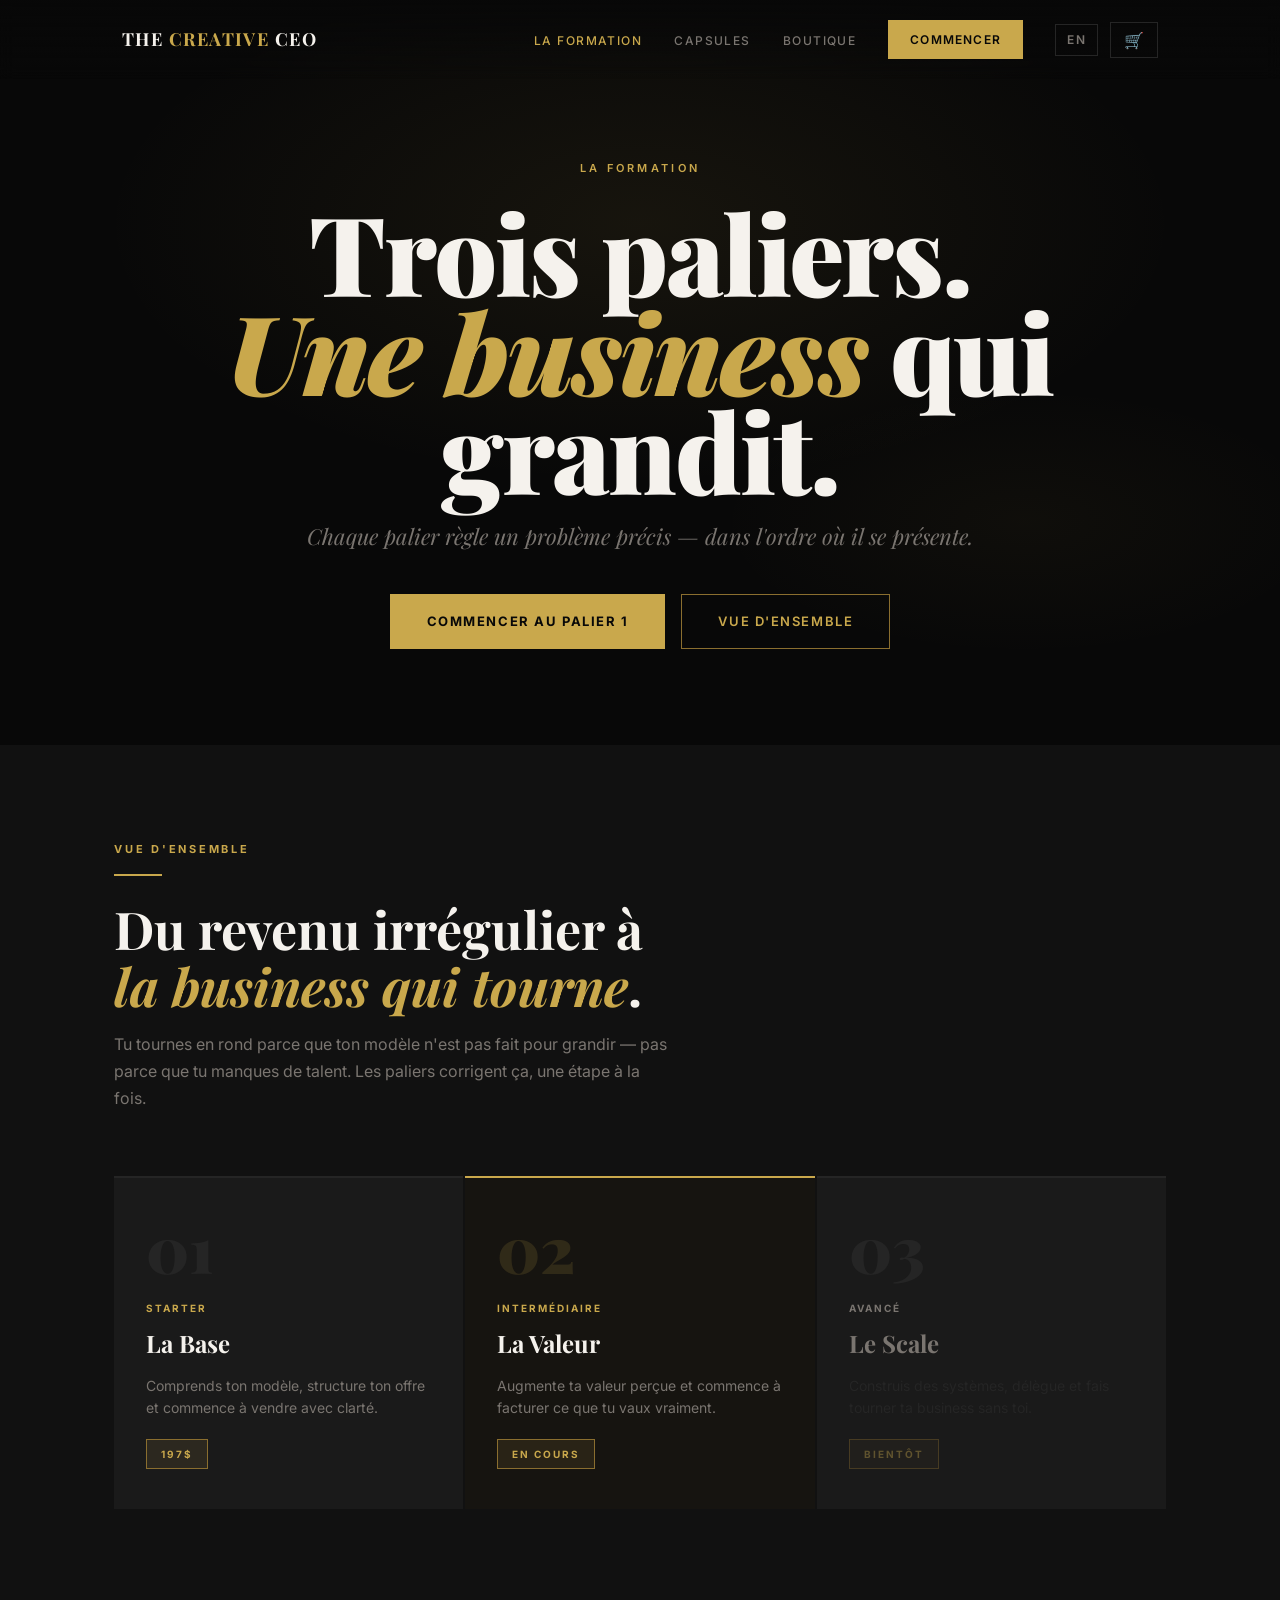
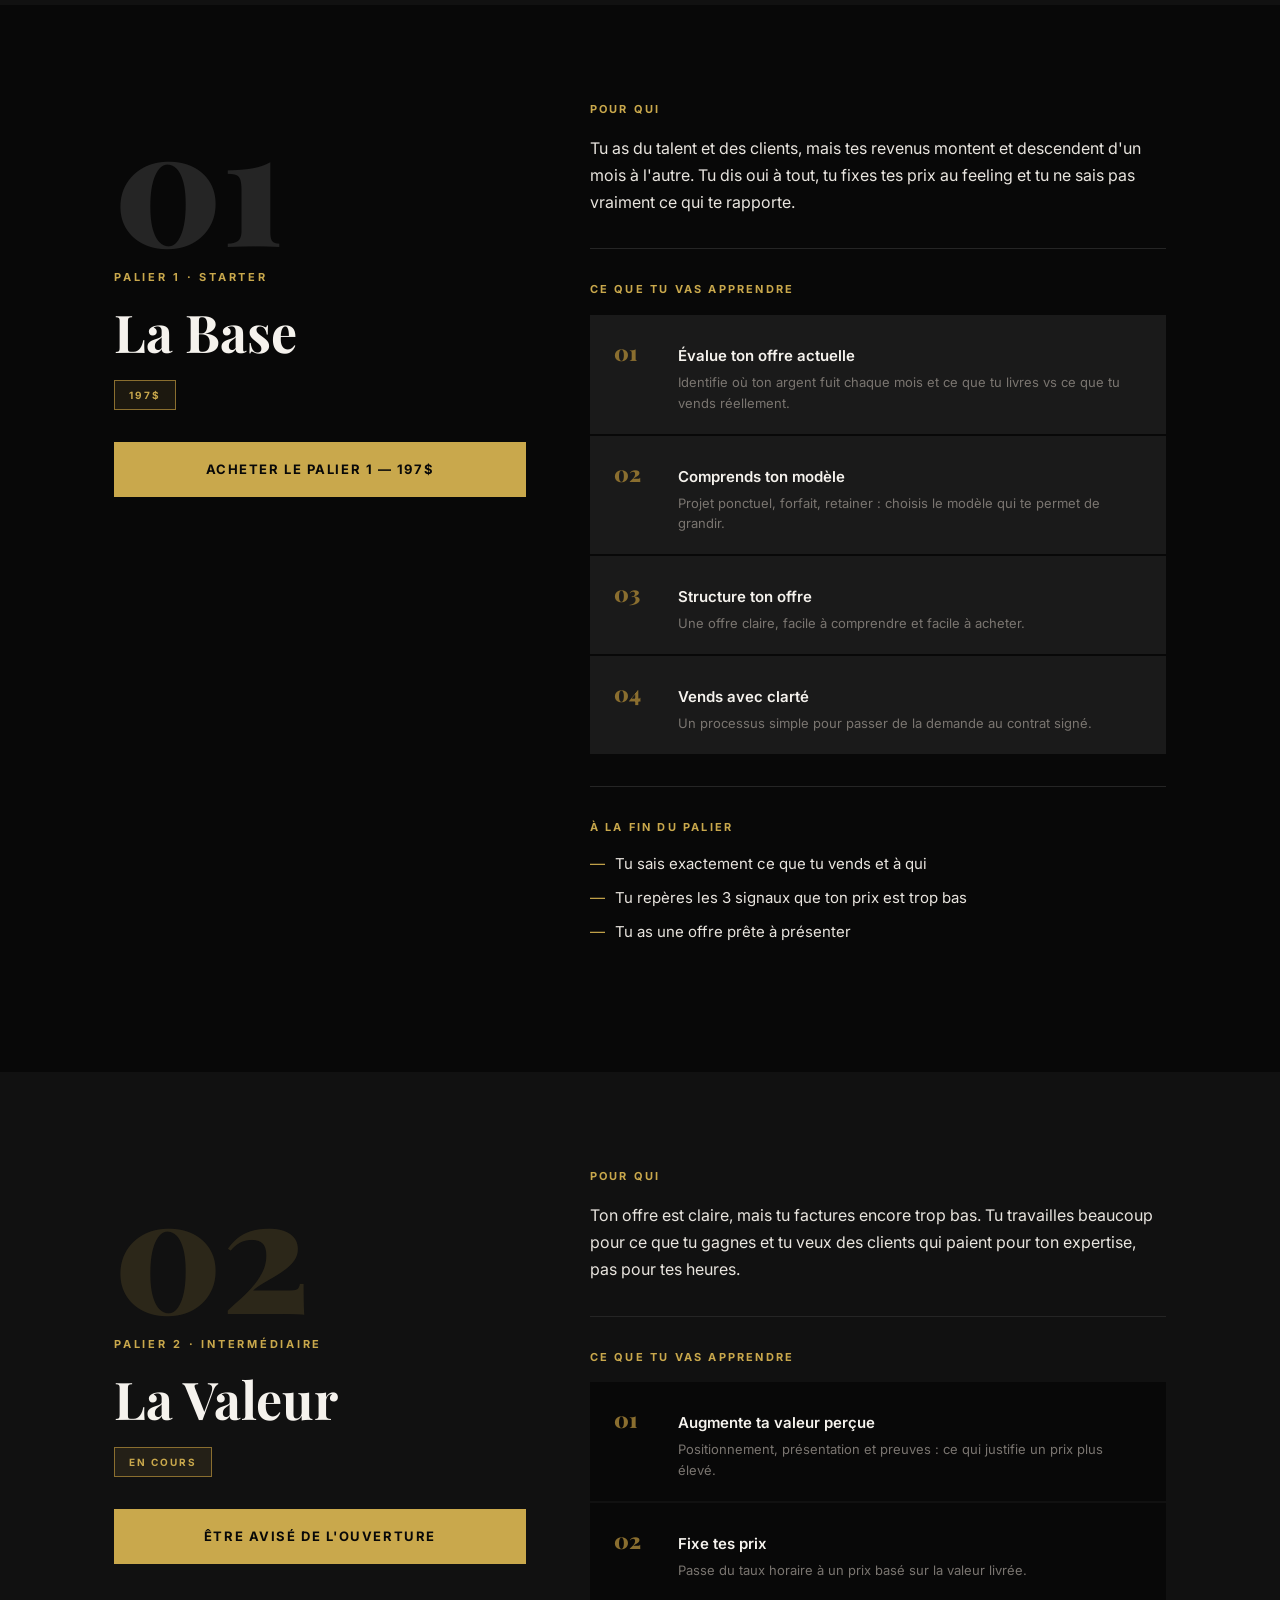
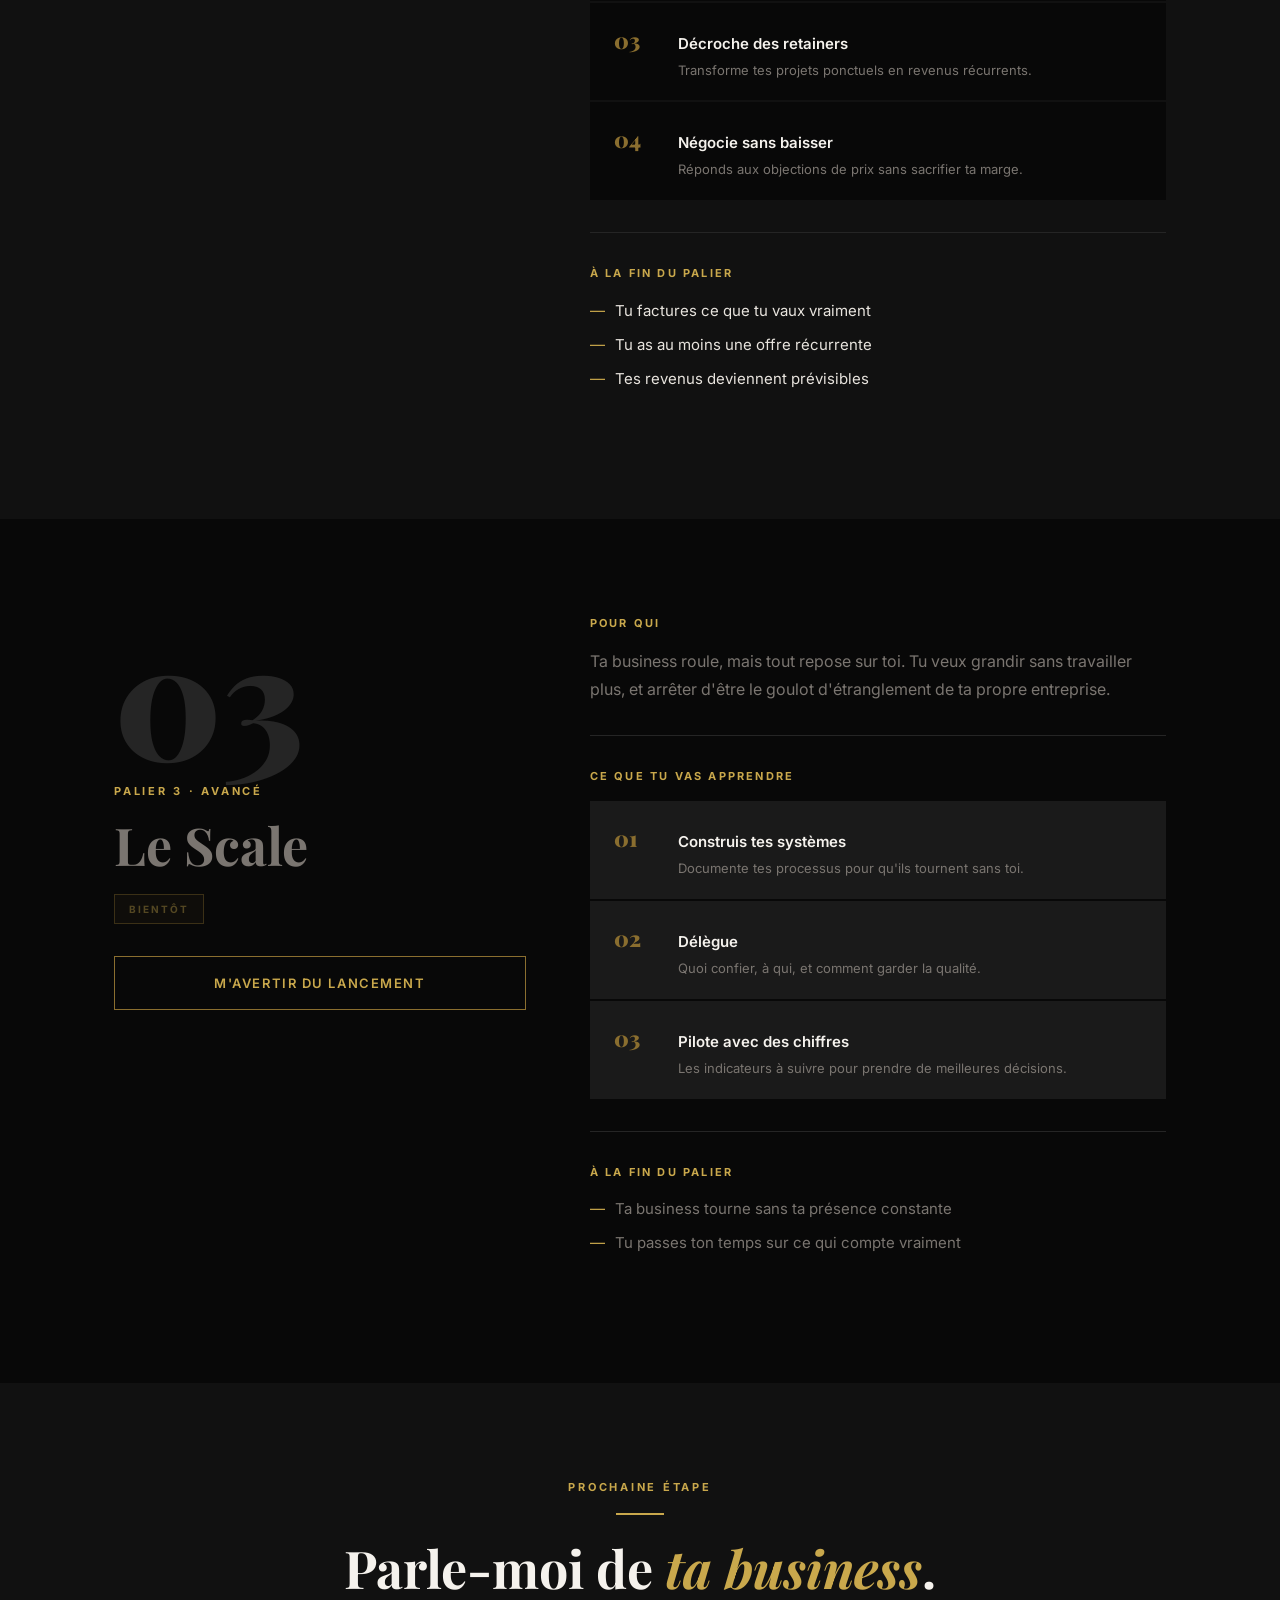
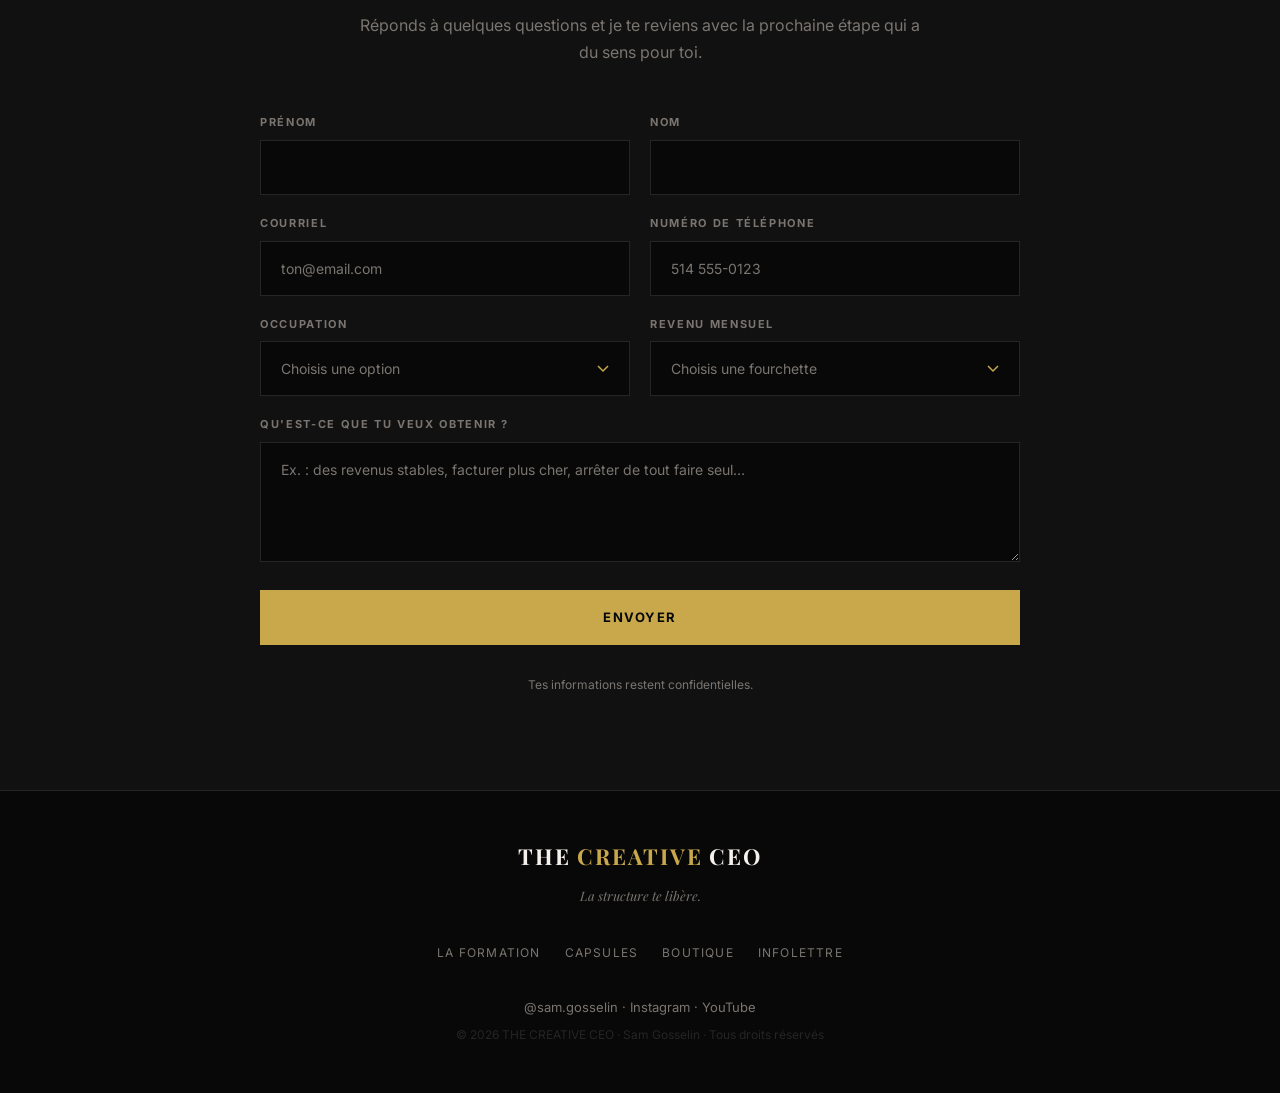
<file: paliers/index.html>
<!doctype html>
<html lang="fr-CA">
<head>
<meta charset="utf-8">
<meta name="viewport" content="width=device-width, initial-scale=1, viewport-fit=cover">
<title>Les paliers — The Creative CEO</title>
<meta name="description" content="La formation The Creative CEO en trois paliers : La Base, La Valeur, Le Scale. Structure ton offre, augmente ta valeur, fais tourner ta business sans toi.">
<meta name="theme-color" content="#080808">
<meta name="color-scheme" content="dark">
<meta property="og:title" content="Les paliers — The Creative CEO">
<meta property="og:description" content="Trois paliers. Une business qui grandit.">
<meta property="og:type" content="website">

<link rel="preconnect" href="https://fonts.googleapis.com">
<link rel="preconnect" href="https://fonts.gstatic.com" crossorigin>
<link rel="preload" as="style" href="https://fonts.googleapis.com/css2?family=Playfair+Display:ital,wght@0,400;0,700;0,900;1,400;1,700&family=Inter:wght@300;400;500;600;700&display=swap">
<link rel="stylesheet" href="https://fonts.googleapis.com/css2?family=Playfair+Display:ital,wght@0,400;0,700;0,900;1,400;1,700&family=Inter:wght@300;400;500;600;700&display=swap" media="print" onload="this.media='all'">
<noscript><link rel="stylesheet" href="https://fonts.googleapis.com/css2?family=Playfair+Display:ital,wght@0,400;0,700;0,900;1,400;1,700&family=Inter:wght@300;400;500;600;700&display=swap"></noscript>
<link rel="alternate" hreflang="fr" href="https://sgosselinn.github.io/creativeceo/paliers/">
<link rel="alternate" hreflang="en" href="https://sgosselinn.github.io/creativeceo/en/levels/">
<link rel="alternate" hreflang="x-default" href="https://sgosselinn.github.io/creativeceo/paliers/">
<link rel="stylesheet" href="../assets/styles.css">
</head>
<body data-page="paliers">

<a class="sr-only" href="#main">Aller au contenu</a>

<!-- ── NAV ── -->
<header class="nav">
  <div class="nav-inner">
    <a class="nav-logo" href="../">THE <span>CREATIVE</span> CEO</a>
    <div class="nav-right">
      <ul class="nav-links">
        <li><a href="./" data-page="paliers" aria-current="page">La Formation</a></li>
        <li><a href="../#capsules">Capsules</a></li>
        <li><a href="../#shop">Boutique</a></li>
      </ul>
      <a class="nav-cta" href="../#capsules">Commencer</a>
      <div class="nav-actions">
        <a class="lang-switch" href="../en/levels/" hreflang="en" lang="en" aria-label="English version">EN</a>
        <button class="cart-btn" type="button" data-cart-open aria-label="Ouvrir le panier" aria-controls="cart">🛒<span class="cart-badge" data-cart-count aria-hidden="true">0</span></button>
        <button class="burger" type="button" data-menu-open aria-label="Ouvrir le menu" aria-controls="mobile-menu" aria-expanded="false">≡</button>
      </div>
    </div>
  </div>
</header>

<nav class="mobile-menu" id="mobile-menu" aria-label="Menu mobile">
  <button class="mobile-close" type="button" data-menu-close aria-label="Fermer le menu">×</button>
  <a href="./">La Formation</a>
  <a href="../#capsules">Capsules</a>
  <a href="../#shop">Boutique</a>
  <a href="../#infolettre">Infolettre</a>
  <a class="btn btn-primary" href="../#capsules">Commencer</a>
</nav>

<main id="main">

  <!-- ── EN-TÊTE ── -->
  <section class="hero page-hero" id="top">
    <div class="container">
      <p class="hero-eyebrow">La Formation</p>
      <h1 class="hero-title">Trois paliers.<br><em>Une business</em> qui grandit.</h1>
      <p class="hero-sub">Chaque palier règle un problème précis — dans l'ordre où il se présente.</p>
      <div class="hero-ctas" style="margin-bottom:0;">
        <a class="btn btn-primary" href="#palier-1">Commencer au palier 1</a>
        <a class="btn btn-ghost" href="#vue-ensemble">Vue d'ensemble</a>
      </div>
    </div>
  </section>

  <!-- ── VUE D'ENSEMBLE ── -->
  <section class="section bg-surface" id="vue-ensemble">
    <div class="container">
      <div class="section-header">
        <p class="eyebrow">Vue d'ensemble</p>
        <div class="divider"></div>
        <h2 class="section-title">Du revenu irrégulier à <em>la business qui tourne</em>.</h2>
        <p class="section-desc">Tu tournes en rond parce que ton modèle n'est pas fait pour grandir — pas parce que tu manques de talent. Les paliers corrigent ça, une étape à la fois.</p>
      </div>
      <div class="paliers-grid">
        <a class="palier-card palier-card-link" href="#palier-1">
          <div class="palier-num" aria-hidden="true">01</div>
          <p class="palier-level">Starter</p>
          <h3 class="palier-name">La Base</h3>
          <p class="palier-desc">Comprends ton modèle, structure ton offre et commence à vendre avec clarté.</p>
          <span class="tag">197$</span>
        </a>
        <a class="palier-card palier-card-link featured" href="#palier-2">
          <div class="palier-num" aria-hidden="true">02</div>
          <p class="palier-level">Intermédiaire</p>
          <h3 class="palier-name">La Valeur</h3>
          <p class="palier-desc">Augmente ta valeur perçue et commence à facturer ce que tu vaux vraiment.</p>
          <span class="tag">En cours</span>
        </a>
        <a class="palier-card palier-card-link locked" href="#palier-3">
          <div class="palier-num" aria-hidden="true">03</div>
          <p class="palier-level">Avancé</p>
          <h3 class="palier-name">Le Scale</h3>
          <p class="palier-desc">Construis des systèmes, délègue et fais tourner ta business sans toi.</p>
          <span class="tag">Bientôt</span>
        </a>
      </div>
    </div>
  </section>

  <!-- ── PALIER 1 ── -->
  <section class="section bg-black" id="palier-1">
    <div class="container">
      <div class="palier-detail">
        <div class="palier-detail-head">
          <div class="palier-num" aria-hidden="true">01</div>
          <p class="eyebrow">Palier 1 · Starter</p>
          <h2 class="section-title">La Base</h2>
          <span class="tag">197$</span>
          <a class="btn btn-primary" href="https://buy.stripe.com/6oUaEZ1F418B5QZgnB6Ri00">Acheter le palier 1 — 197$</a>
        </div>
        <div>
          <div class="palier-block">
            <h3 class="palier-block-title">Pour qui</h3>
            <p>Tu as du talent et des clients, mais tes revenus montent et descendent d'un mois à l'autre. Tu dis oui à tout, tu fixes tes prix au feeling et tu ne sais pas vraiment ce qui te rapporte.</p>
          </div>
          <div class="palier-block">
            <h3 class="palier-block-title">Ce que tu vas apprendre</h3>
            <ol class="module-list">
              <li class="module"><div><div class="module-name">Évalue ton offre actuelle</div><div class="module-desc">Identifie où ton argent fuit chaque mois et ce que tu livres vs ce que tu vends réellement.</div></div></li>
              <li class="module"><div><div class="module-name">Comprends ton modèle</div><div class="module-desc">Projet ponctuel, forfait, retainer : choisis le modèle qui te permet de grandir.</div></div></li>
              <li class="module"><div><div class="module-name">Structure ton offre</div><div class="module-desc">Une offre claire, facile à comprendre et facile à acheter.</div></div></li>
              <li class="module"><div><div class="module-name">Vends avec clarté</div><div class="module-desc">Un processus simple pour passer de la demande au contrat signé.</div></div></li>
            </ol>
          </div>
          <div class="palier-block">
            <h3 class="palier-block-title">À la fin du palier</h3>
            <ul class="outcome-list">
              <li>Tu sais exactement ce que tu vends et à qui</li>
              <li>Tu repères les 3 signaux que ton prix est trop bas</li>
              <li>Tu as une offre prête à présenter</li>
            </ul>
          </div>
        </div>
      </div>
    </div>
  </section>

  <!-- ── PALIER 2 ── -->
  <section class="section bg-surface" id="palier-2">
    <div class="container">
      <div class="palier-detail featured">
        <div class="palier-detail-head">
          <div class="palier-num" aria-hidden="true">02</div>
          <p class="eyebrow">Palier 2 · Intermédiaire</p>
          <h2 class="section-title">La Valeur</h2>
          <span class="tag">En cours</span>
          <a class="btn btn-primary" href="../#infolettre">Être avisé de l'ouverture</a>
        </div>
        <div>
          <div class="palier-block">
            <h3 class="palier-block-title">Pour qui</h3>
            <p>Ton offre est claire, mais tu factures encore trop bas. Tu travailles beaucoup pour ce que tu gagnes et tu veux des clients qui paient pour ton expertise, pas pour tes heures.</p>
          </div>
          <div class="palier-block">
            <h3 class="palier-block-title">Ce que tu vas apprendre</h3>
            <ol class="module-list">
              <li class="module"><div><div class="module-name">Augmente ta valeur perçue</div><div class="module-desc">Positionnement, présentation et preuves : ce qui justifie un prix plus élevé.</div></div></li>
              <li class="module"><div><div class="module-name">Fixe tes prix</div><div class="module-desc">Passe du taux horaire à un prix basé sur la valeur livrée.</div></div></li>
              <li class="module"><div><div class="module-name">Décroche des retainers</div><div class="module-desc">Transforme tes projets ponctuels en revenus récurrents.</div></div></li>
              <li class="module"><div><div class="module-name">Négocie sans baisser</div><div class="module-desc">Réponds aux objections de prix sans sacrifier ta marge.</div></div></li>
            </ol>
          </div>
          <div class="palier-block">
            <h3 class="palier-block-title">À la fin du palier</h3>
            <ul class="outcome-list">
              <li>Tu factures ce que tu vaux vraiment</li>
              <li>Tu as au moins une offre récurrente</li>
              <li>Tes revenus deviennent prévisibles</li>
            </ul>
          </div>
        </div>
      </div>
    </div>
  </section>

  <!-- ── PALIER 3 ── -->
  <section class="section bg-black" id="palier-3">
    <div class="container">
      <div class="palier-detail locked">
        <div class="palier-detail-head">
          <div class="palier-num" aria-hidden="true">03</div>
          <p class="eyebrow">Palier 3 · Avancé</p>
          <h2 class="section-title">Le Scale</h2>
          <span class="tag" style="opacity:0.4;">Bientôt</span>
          <a class="btn btn-ghost" href="../#infolettre">M'avertir du lancement</a>
        </div>
        <div>
          <div class="palier-block">
            <h3 class="palier-block-title">Pour qui</h3>
            <p>Ta business roule, mais tout repose sur toi. Tu veux grandir sans travailler plus, et arrêter d'être le goulot d'étranglement de ta propre entreprise.</p>
          </div>
          <div class="palier-block">
            <h3 class="palier-block-title">Ce que tu vas apprendre</h3>
            <ol class="module-list">
              <li class="module"><div><div class="module-name">Construis tes systèmes</div><div class="module-desc">Documente tes processus pour qu'ils tournent sans toi.</div></div></li>
              <li class="module"><div><div class="module-name">Délègue</div><div class="module-desc">Quoi confier, à qui, et comment garder la qualité.</div></div></li>
              <li class="module"><div><div class="module-name">Pilote avec des chiffres</div><div class="module-desc">Les indicateurs à suivre pour prendre de meilleures décisions.</div></div></li>
            </ol>
          </div>
          <div class="palier-block">
            <h3 class="palier-block-title">À la fin du palier</h3>
            <ul class="outcome-list">
              <li>Ta business tourne sans ta présence constante</li>
              <li>Tu passes ton temps sur ce qui compte vraiment</li>
            </ul>
          </div>
        </div>
      </div>
    </div>
  </section>

  <!-- ── FORMULAIRE ── -->
  <section class="section bg-surface" id="formulaire">
    <div class="container">
      <div class="lead">
        <div class="section-header center">
          <p class="eyebrow">Prochaine étape</p>
          <div class="divider"></div>
          <h2 class="section-title">Parle-moi de <em>ta business</em>.</h2>
          <p class="section-desc">Réponds à quelques questions et je te reviens avec la prochaine étape qui a du sens pour toi.</p>
        </div>
        <!-- CRM : webhook LeadConnector. Les noms de champs (name="…") sont les clés reçues par le CRM. -->
        <form class="lead-form" action="https://services.leadconnectorhq.com/hooks/Wqvc7YomB8QzSUDbHNJI/webhook-trigger/53b419ac-6636-4cc2-a26b-a28386f74c6c" method="post" data-lead-form novalidate>
          <div class="hp" aria-hidden="true"><label>Site web <input name="website" type="text" tabindex="-1" autocomplete="off"></label></div>
          <input type="hidden" name="source" value="paliers">
          <div class="field">
            <label for="paliers-first">Prénom</label>
            <input id="paliers-first" name="first_name" type="text" autocomplete="given-name" required>
          </div>
          <div class="field">
            <label for="paliers-last">Nom</label>
            <input id="paliers-last" name="last_name" type="text" autocomplete="family-name" required>
          </div>
          <div class="field">
            <label for="paliers-email">Courriel</label>
            <input id="paliers-email" name="email" type="email" autocomplete="email" placeholder="ton@email.com" required>
          </div>
          <div class="field">
            <label for="paliers-phone">Numéro de téléphone</label>
            <input id="paliers-phone" name="phone" type="tel" autocomplete="tel" placeholder="514 555-0123" pattern="[0-9+\(\)\-\s\.]{10,}" required>
          </div>
          <div class="field">
            <label for="paliers-occupation">Occupation</label>
            <select id="paliers-occupation" name="occupation" required>
              <option value="" selected disabled>Choisis une option</option>
              <option>Vidéaste</option>
              <option>Photographe</option>
              <option>Vidéaste et photographe</option>
              <option>Designer / graphiste</option>
              <option>Autre créatif</option>
            </select>
          </div>
          <div class="field">
            <label for="paliers-revenue">Revenu mensuel</label>
            <select id="paliers-revenue" name="monthly_revenue" required>
              <option value="" selected disabled>Choisis une fourchette</option>
              <option>Moins de 2 000$</option>
              <option>2 000$ – 5 000$</option>
              <option>5 000$ – 10 000$</option>
              <option>10 000$ – 20 000$</option>
              <option>Plus de 20 000$</option>
            </select>
          </div>
          <div class="field field-full">
            <label for="paliers-goal">Qu'est-ce que tu veux obtenir ?</label>
            <textarea id="paliers-goal" name="goal" rows="4" placeholder="Ex. : des revenus stables, facturer plus cher, arrêter de tout faire seul…" required></textarea>
          </div>
          <div class="field-full">
            <button class="btn btn-primary lead-submit" type="submit">Envoyer</button>
            <p class="lead-msg" data-lead-msg role="status" aria-live="polite"></p>
            <p class="lead-note">Tes informations restent confidentielles.</p>
          </div>
        </form>
      </div>
    </div>
  </section>

</main>

<!-- ── FOOTER ── -->
<footer class="footer">
  <div class="container">
    <div class="footer-logo">THE <span>CREATIVE</span> CEO</div>
    <p class="footer-tagline">La structure te libère.</p>
    <ul class="footer-links">
      <li><a href="./">La Formation</a></li>
      <li><a href="../#capsules">Capsules</a></li>
      <li><a href="../#shop">Boutique</a></li>
      <li><a href="../#infolettre">Infolettre</a></li>
    </ul>
    <p class="footer-social">@sam.gosselin · <a href="#" rel="noopener">Instagram</a> · <a href="#" rel="noopener">YouTube</a></p>
    <p class="footer-copy">© 2026 THE CREATIVE CEO · Sam Gosselin · Tous droits réservés</p>
  </div>
</footer>

<!-- ── CART DRAWER ── -->
<div class="cart-overlay" data-cart-close></div>
<aside class="cart-drawer" id="cart" role="dialog" aria-modal="true" aria-labelledby="cart-title">
  <div class="cart-head">
    <h2 class="cart-title" id="cart-title">Mon Panier</h2>
    <button class="cart-close" type="button" data-cart-close aria-label="Fermer le panier">×</button>
  </div>
  <ul class="cart-items" data-cart-items></ul>
  <div class="cart-foot">
    <div class="cart-subtotal"><span>Sous-total</span><span data-cart-total>0$</span></div>
    <button class="checkout-btn" type="button" data-checkout>Procéder au paiement</button>
    <button class="continue-btn" type="button" data-cart-close>Continuer mes achats</button>
  </div>
</aside>

<script src="../assets/main.js" defer></script>
</body>
</html>
</file>
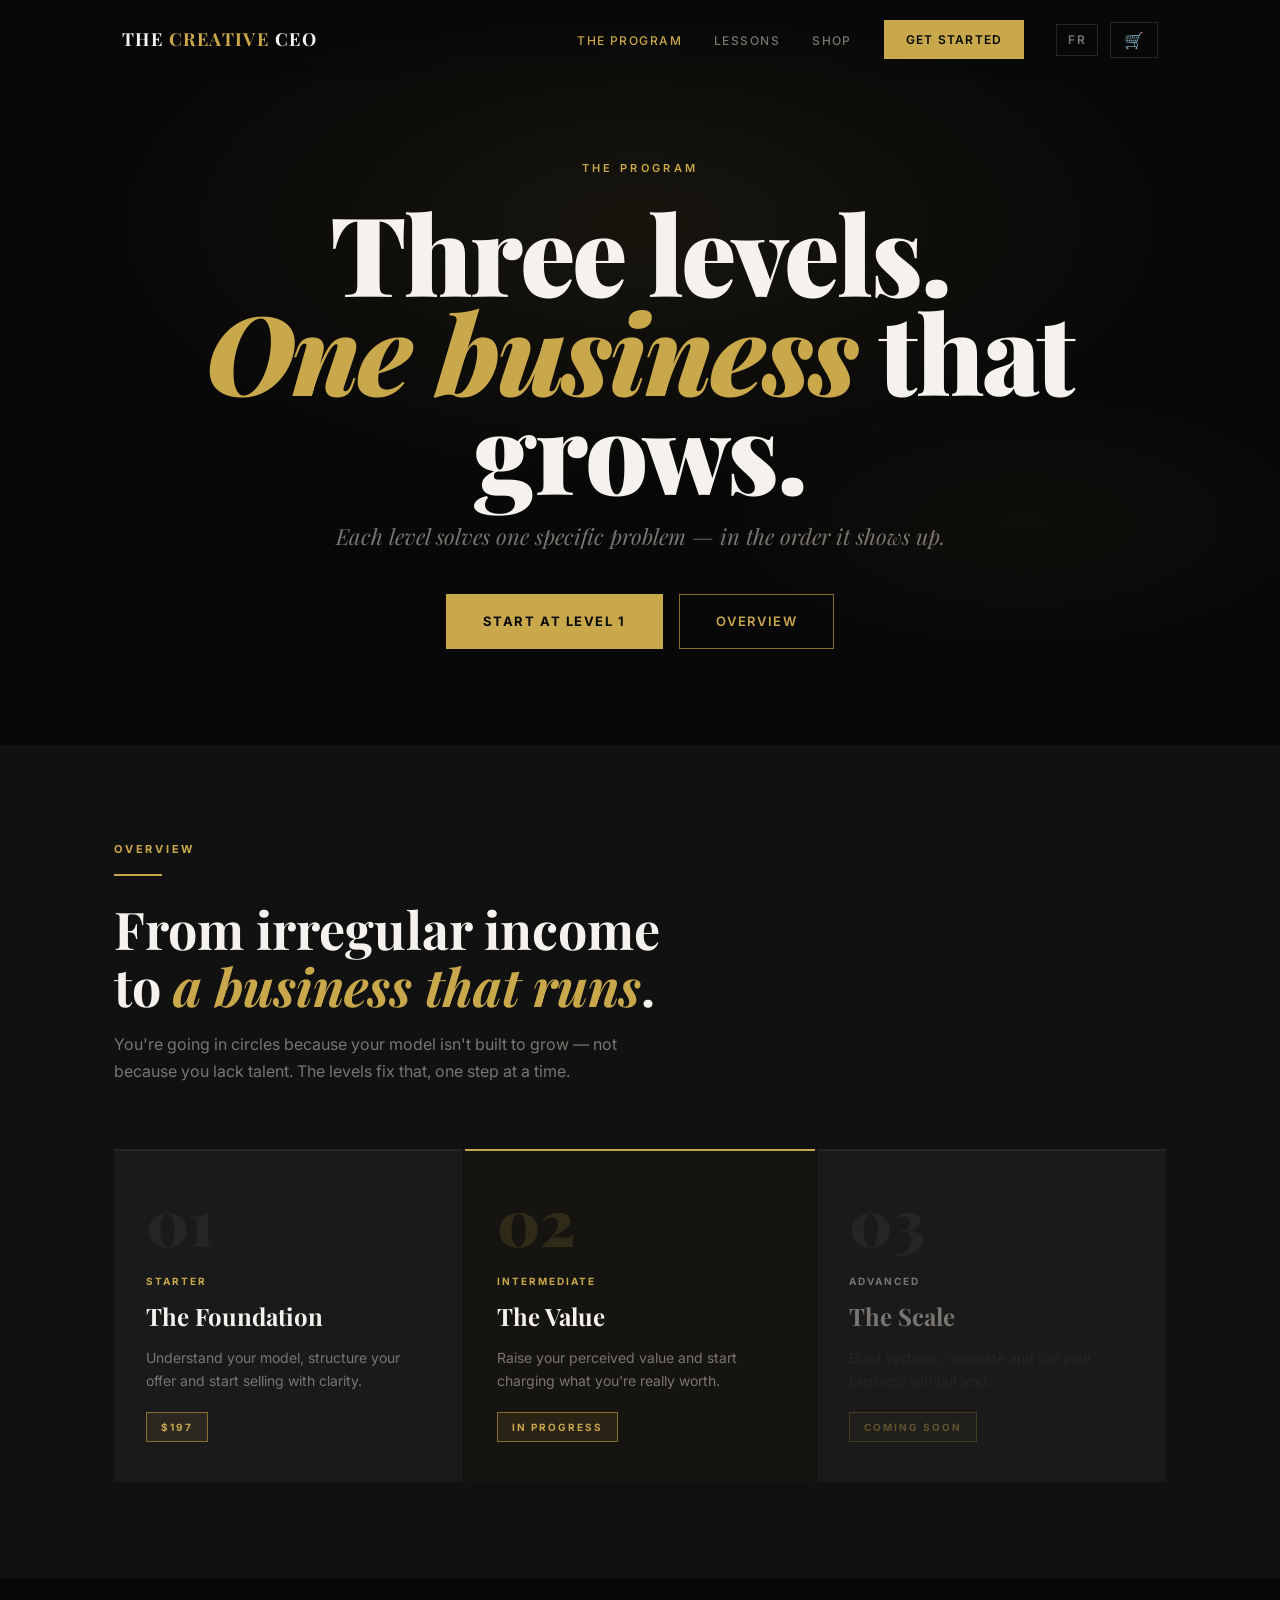
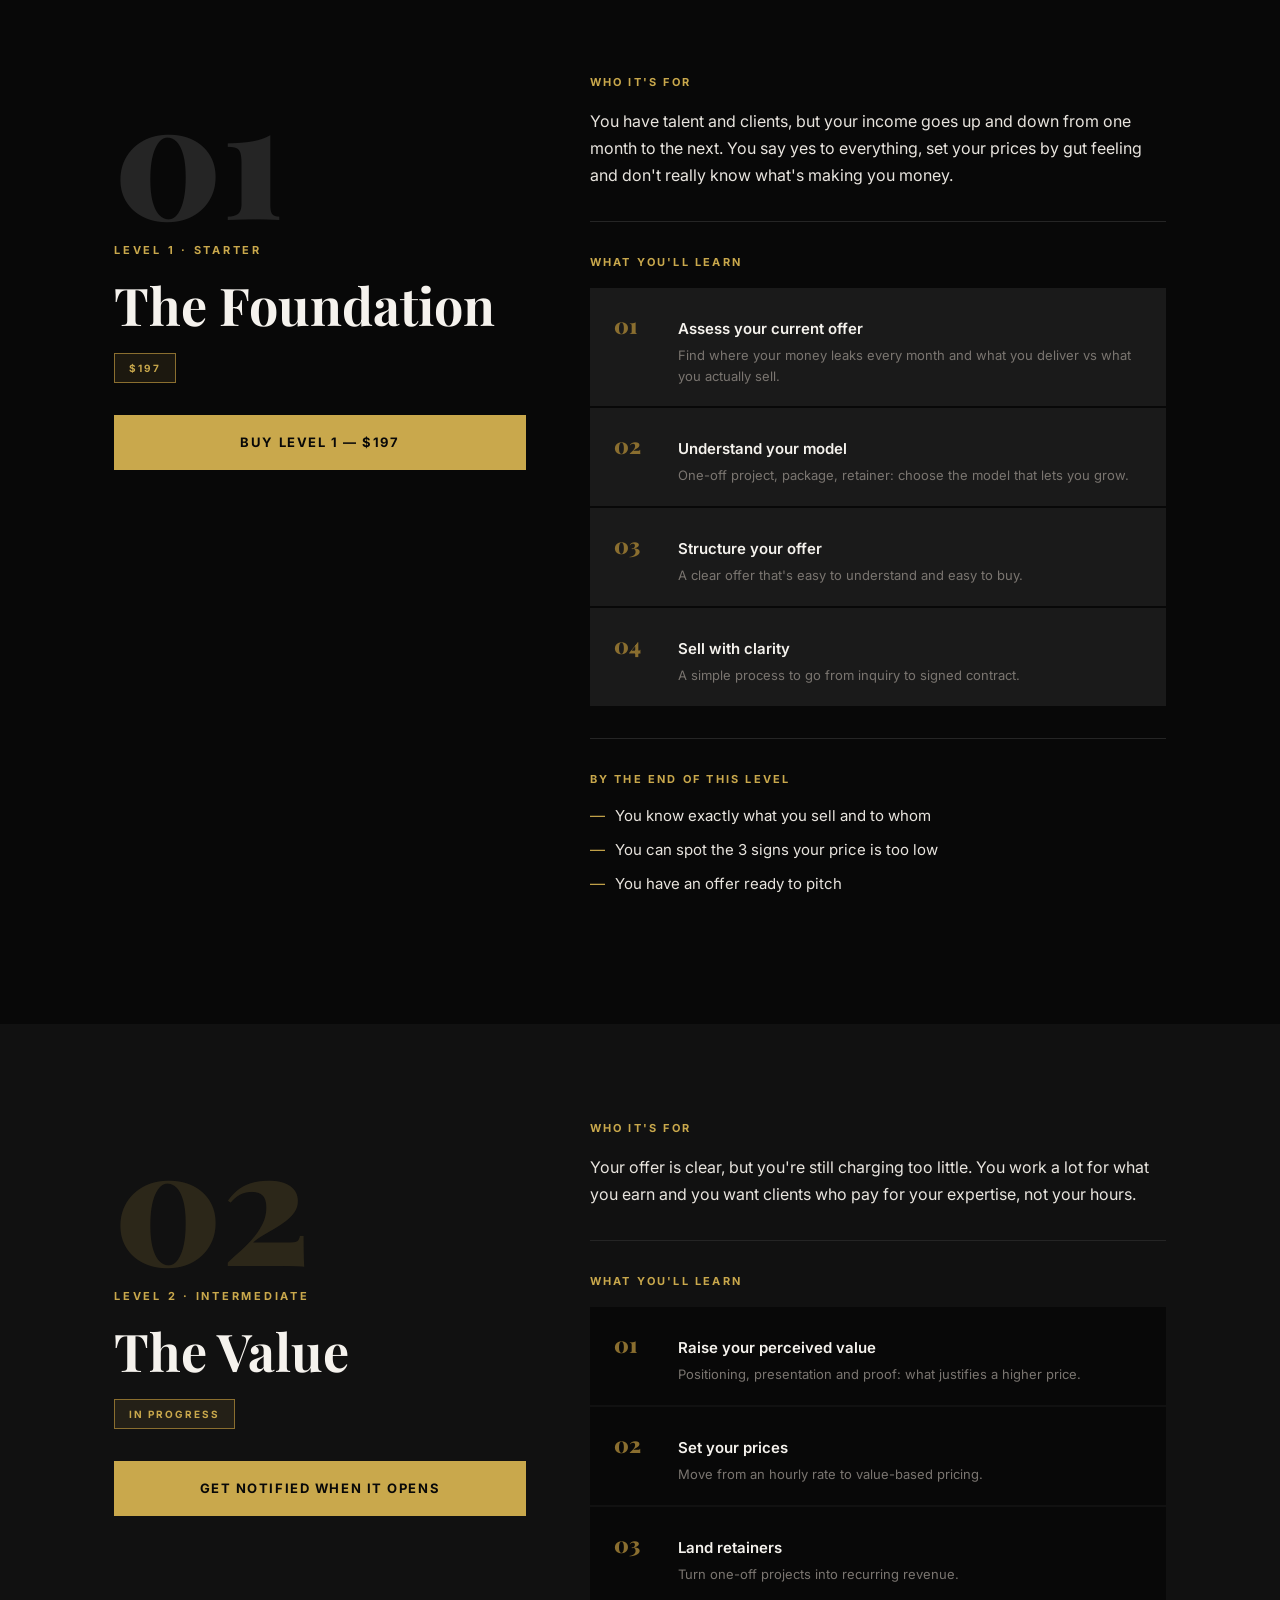
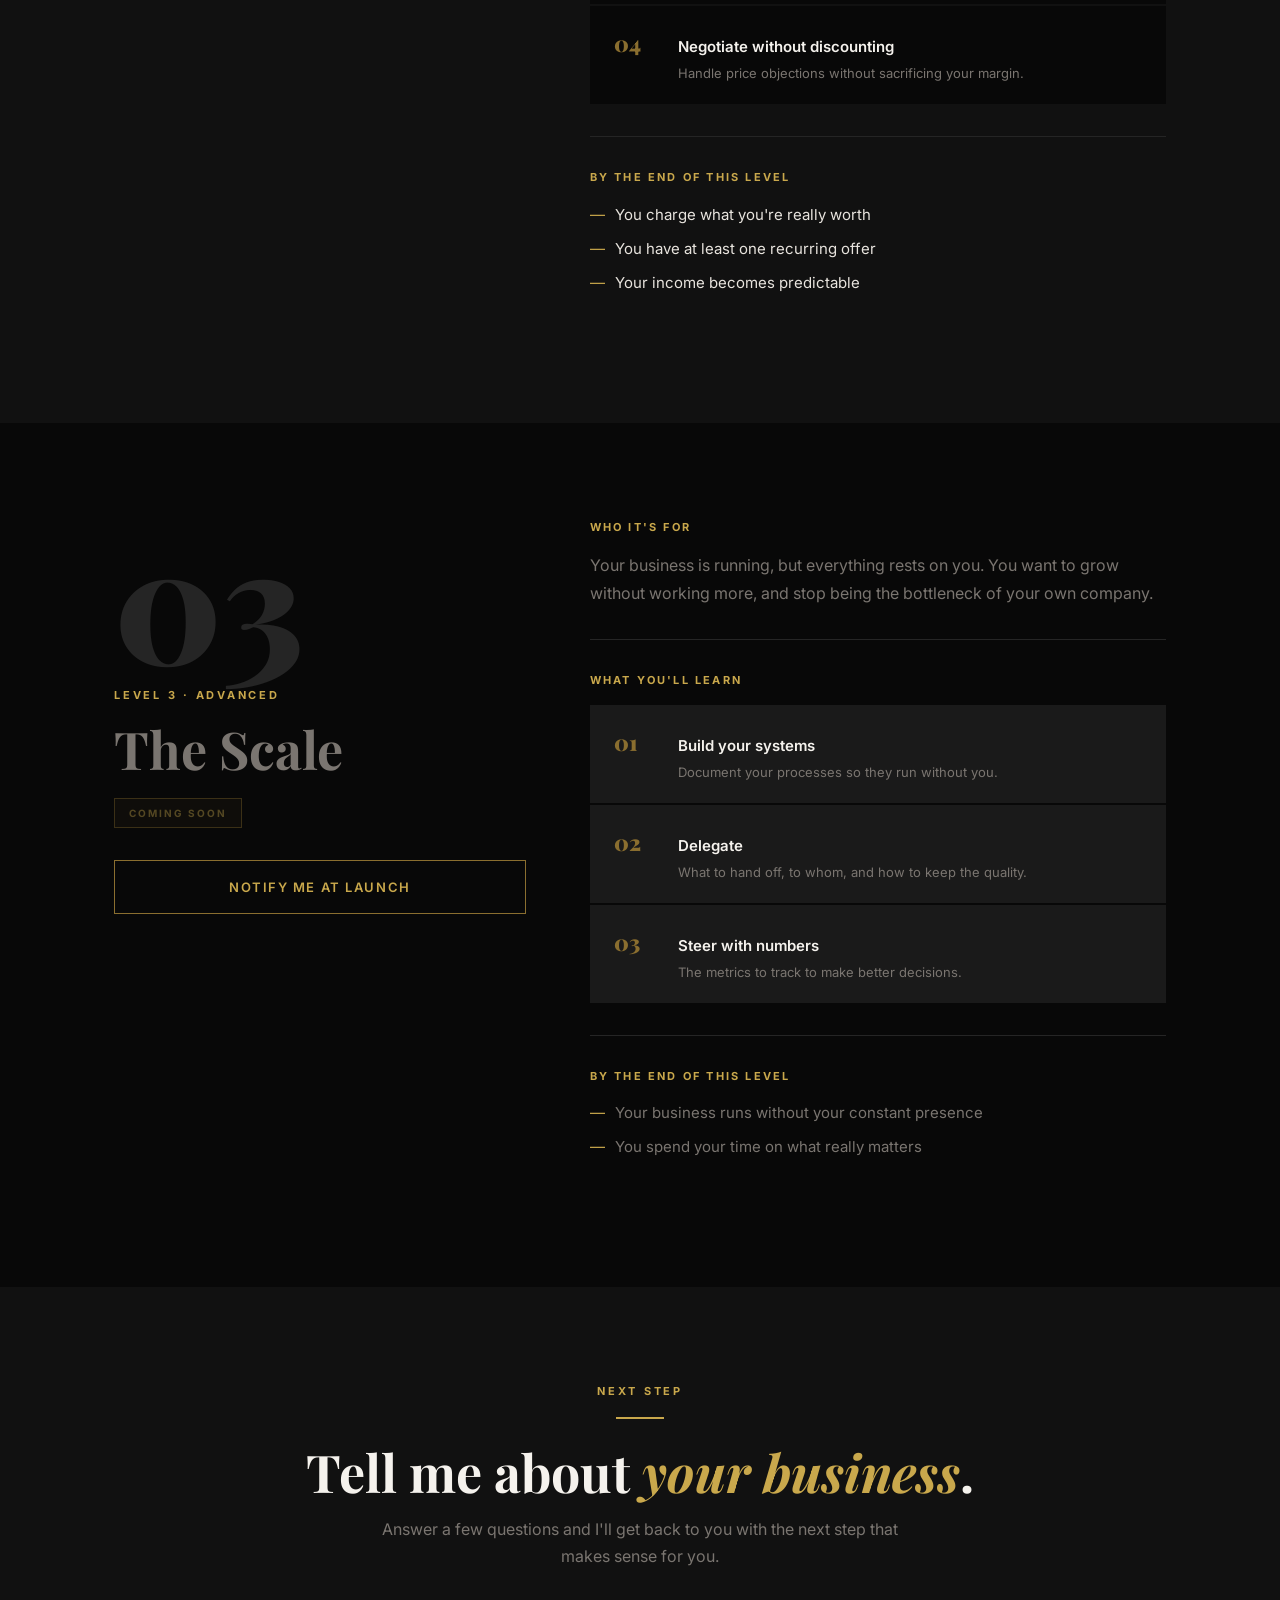
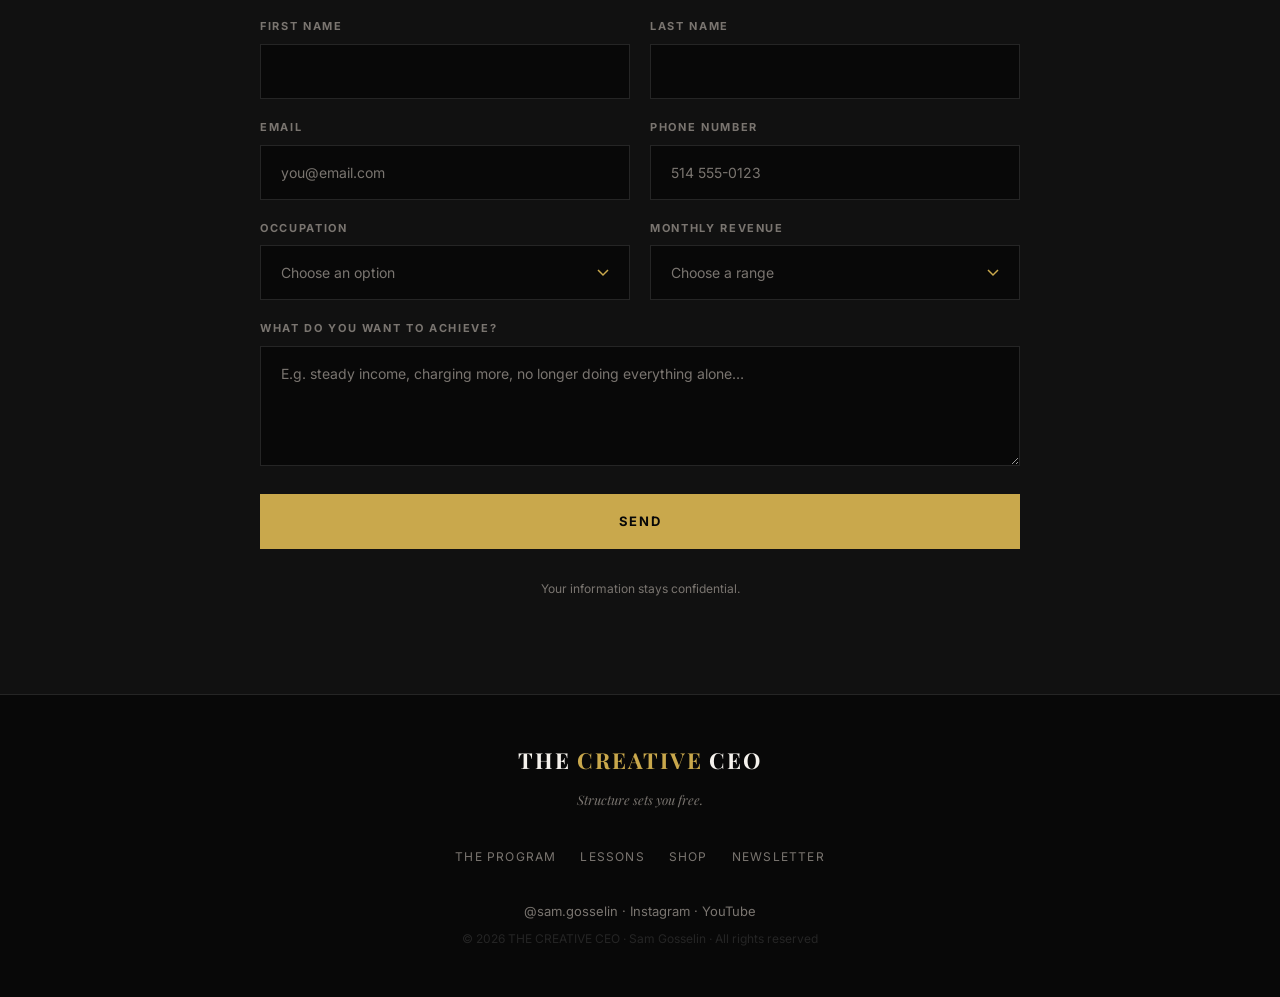
<file: en/levels/index.html>
<!doctype html>
<html lang="en">
<head>
<meta charset="utf-8">
<meta name="viewport" content="width=device-width, initial-scale=1, viewport-fit=cover">
<title>The Levels — The Creative CEO</title>
<meta name="description" content="The Creative CEO program in three levels: The Foundation, The Value, The Scale. Structure your offer, raise your value, run your business without you.">
<meta name="theme-color" content="#080808">
<meta name="color-scheme" content="dark">
<meta property="og:title" content="The Levels — The Creative CEO">
<meta property="og:description" content="Three levels. One business that grows.">
<meta property="og:type" content="website">

<link rel="preconnect" href="https://fonts.googleapis.com">
<link rel="preconnect" href="https://fonts.gstatic.com" crossorigin>
<link rel="preload" as="style" href="https://fonts.googleapis.com/css2?family=Playfair+Display:ital,wght@0,400;0,700;0,900;1,400;1,700&family=Inter:wght@300;400;500;600;700&display=swap">
<link rel="stylesheet" href="https://fonts.googleapis.com/css2?family=Playfair+Display:ital,wght@0,400;0,700;0,900;1,400;1,700&family=Inter:wght@300;400;500;600;700&display=swap" media="print" onload="this.media='all'">
<noscript><link rel="stylesheet" href="https://fonts.googleapis.com/css2?family=Playfair+Display:ital,wght@0,400;0,700;0,900;1,400;1,700&family=Inter:wght@300;400;500;600;700&display=swap"></noscript>
<link rel="alternate" hreflang="fr" href="https://sgosselinn.github.io/creativeceo/paliers/">
<link rel="alternate" hreflang="en" href="https://sgosselinn.github.io/creativeceo/en/levels/">
<link rel="alternate" hreflang="x-default" href="https://sgosselinn.github.io/creativeceo/paliers/">
<link rel="stylesheet" href="../../assets/styles.css">
</head>
<body data-page="paliers">

<a class="sr-only" href="#main">Skip to content</a>

<!-- ── NAV ── -->
<header class="nav">
  <div class="nav-inner">
    <a class="nav-logo" href="../">THE <span>CREATIVE</span> CEO</a>
    <div class="nav-right">
      <ul class="nav-links">
        <li><a href="./" data-page="paliers" aria-current="page">The Program</a></li>
        <li><a href="../#capsules">Lessons</a></li>
        <li><a href="../#shop">Shop</a></li>
      </ul>
      <a class="nav-cta" href="../#capsules">Get started</a>
      <div class="nav-actions">
        <a class="lang-switch" href="../../paliers/" hreflang="fr" lang="fr" aria-label="Version française">FR</a>
        <button class="cart-btn" type="button" data-cart-open aria-label="Open cart" aria-controls="cart">🛒<span class="cart-badge" data-cart-count aria-hidden="true">0</span></button>
        <button class="burger" type="button" data-menu-open aria-label="Open menu" aria-controls="mobile-menu" aria-expanded="false">≡</button>
      </div>
    </div>
  </div>
</header>

<nav class="mobile-menu" id="mobile-menu" aria-label="Mobile menu">
  <button class="mobile-close" type="button" data-menu-close aria-label="Close menu">×</button>
  <a href="./">The Program</a>
  <a href="../#capsules">Lessons</a>
  <a href="../#shop">Shop</a>
  <a href="../#infolettre">Newsletter</a>
  <a class="btn btn-primary" href="../#capsules">Get started</a>
</nav>

<main id="main">

  <!-- ── EN-TÊTE ── -->
  <section class="hero page-hero" id="top">
    <div class="container">
      <p class="hero-eyebrow">The Program</p>
      <h1 class="hero-title">Three levels.<br><em>One business</em> that grows.</h1>
      <p class="hero-sub">Each level solves one specific problem — in the order it shows up.</p>
      <div class="hero-ctas" style="margin-bottom:0;">
        <a class="btn btn-primary" href="#palier-1">Start at level 1</a>
        <a class="btn btn-ghost" href="#vue-ensemble">Overview</a>
      </div>
    </div>
  </section>

  <!-- ── VUE D'ENSEMBLE ── -->
  <section class="section bg-surface" id="vue-ensemble">
    <div class="container">
      <div class="section-header">
        <p class="eyebrow">Overview</p>
        <div class="divider"></div>
        <h2 class="section-title">From irregular income to <em>a business that runs</em>.</h2>
        <p class="section-desc">You're going in circles because your model isn't built to grow — not because you lack talent. The levels fix that, one step at a time.</p>
      </div>
      <div class="paliers-grid">
        <a class="palier-card palier-card-link" href="#palier-1">
          <div class="palier-num" aria-hidden="true">01</div>
          <p class="palier-level">Starter</p>
          <h3 class="palier-name">The Foundation</h3>
          <p class="palier-desc">Understand your model, structure your offer and start selling with clarity.</p>
          <span class="tag">$197</span>
        </a>
        <a class="palier-card palier-card-link featured" href="#palier-2">
          <div class="palier-num" aria-hidden="true">02</div>
          <p class="palier-level">Intermediate</p>
          <h3 class="palier-name">The Value</h3>
          <p class="palier-desc">Raise your perceived value and start charging what you're really worth.</p>
          <span class="tag">In progress</span>
        </a>
        <a class="palier-card palier-card-link locked" href="#palier-3">
          <div class="palier-num" aria-hidden="true">03</div>
          <p class="palier-level">Advanced</p>
          <h3 class="palier-name">The Scale</h3>
          <p class="palier-desc">Build systems, delegate and run your business without you.</p>
          <span class="tag">Coming soon</span>
        </a>
      </div>
    </div>
  </section>

  <!-- ── PALIER 1 ── -->
  <section class="section bg-black" id="palier-1">
    <div class="container">
      <div class="palier-detail">
        <div class="palier-detail-head">
          <div class="palier-num" aria-hidden="true">01</div>
          <p class="eyebrow">Level 1 · Starter</p>
          <h2 class="section-title">The Foundation</h2>
          <span class="tag">$197</span>
          <a class="btn btn-primary" href="https://buy.stripe.com/6oUaEZ1F418B5QZgnB6Ri00">Buy level 1 — $197</a>
        </div>
        <div>
          <div class="palier-block">
            <h3 class="palier-block-title">Who it's for</h3>
            <p>You have talent and clients, but your income goes up and down from one month to the next. You say yes to everything, set your prices by gut feeling and don't really know what's making you money.</p>
          </div>
          <div class="palier-block">
            <h3 class="palier-block-title">What you'll learn</h3>
            <ol class="module-list">
              <li class="module"><div><div class="module-name">Assess your current offer</div><div class="module-desc">Find where your money leaks every month and what you deliver vs what you actually sell.</div></div></li>
              <li class="module"><div><div class="module-name">Understand your model</div><div class="module-desc">One-off project, package, retainer: choose the model that lets you grow.</div></div></li>
              <li class="module"><div><div class="module-name">Structure your offer</div><div class="module-desc">A clear offer that's easy to understand and easy to buy.</div></div></li>
              <li class="module"><div><div class="module-name">Sell with clarity</div><div class="module-desc">A simple process to go from inquiry to signed contract.</div></div></li>
            </ol>
          </div>
          <div class="palier-block">
            <h3 class="palier-block-title">By the end of this level</h3>
            <ul class="outcome-list">
              <li>You know exactly what you sell and to whom</li>
              <li>You can spot the 3 signs your price is too low</li>
              <li>You have an offer ready to pitch</li>
            </ul>
          </div>
        </div>
      </div>
    </div>
  </section>

  <!-- ── PALIER 2 ── -->
  <section class="section bg-surface" id="palier-2">
    <div class="container">
      <div class="palier-detail featured">
        <div class="palier-detail-head">
          <div class="palier-num" aria-hidden="true">02</div>
          <p class="eyebrow">Level 2 · Intermediate</p>
          <h2 class="section-title">The Value</h2>
          <span class="tag">In progress</span>
          <a class="btn btn-primary" href="../#infolettre">Get notified when it opens</a>
        </div>
        <div>
          <div class="palier-block">
            <h3 class="palier-block-title">Who it's for</h3>
            <p>Your offer is clear, but you're still charging too little. You work a lot for what you earn and you want clients who pay for your expertise, not your hours.</p>
          </div>
          <div class="palier-block">
            <h3 class="palier-block-title">What you'll learn</h3>
            <ol class="module-list">
              <li class="module"><div><div class="module-name">Raise your perceived value</div><div class="module-desc">Positioning, presentation and proof: what justifies a higher price.</div></div></li>
              <li class="module"><div><div class="module-name">Set your prices</div><div class="module-desc">Move from an hourly rate to value-based pricing.</div></div></li>
              <li class="module"><div><div class="module-name">Land retainers</div><div class="module-desc">Turn one-off projects into recurring revenue.</div></div></li>
              <li class="module"><div><div class="module-name">Negotiate without discounting</div><div class="module-desc">Handle price objections without sacrificing your margin.</div></div></li>
            </ol>
          </div>
          <div class="palier-block">
            <h3 class="palier-block-title">By the end of this level</h3>
            <ul class="outcome-list">
              <li>You charge what you're really worth</li>
              <li>You have at least one recurring offer</li>
              <li>Your income becomes predictable</li>
            </ul>
          </div>
        </div>
      </div>
    </div>
  </section>

  <!-- ── PALIER 3 ── -->
  <section class="section bg-black" id="palier-3">
    <div class="container">
      <div class="palier-detail locked">
        <div class="palier-detail-head">
          <div class="palier-num" aria-hidden="true">03</div>
          <p class="eyebrow">Level 3 · Advanced</p>
          <h2 class="section-title">The Scale</h2>
          <span class="tag" style="opacity:0.4;">Coming soon</span>
          <a class="btn btn-ghost" href="../#infolettre">Notify me at launch</a>
        </div>
        <div>
          <div class="palier-block">
            <h3 class="palier-block-title">Who it's for</h3>
            <p>Your business is running, but everything rests on you. You want to grow without working more, and stop being the bottleneck of your own company.</p>
          </div>
          <div class="palier-block">
            <h3 class="palier-block-title">What you'll learn</h3>
            <ol class="module-list">
              <li class="module"><div><div class="module-name">Build your systems</div><div class="module-desc">Document your processes so they run without you.</div></div></li>
              <li class="module"><div><div class="module-name">Delegate</div><div class="module-desc">What to hand off, to whom, and how to keep the quality.</div></div></li>
              <li class="module"><div><div class="module-name">Steer with numbers</div><div class="module-desc">The metrics to track to make better decisions.</div></div></li>
            </ol>
          </div>
          <div class="palier-block">
            <h3 class="palier-block-title">By the end of this level</h3>
            <ul class="outcome-list">
              <li>Your business runs without your constant presence</li>
              <li>You spend your time on what really matters</li>
            </ul>
          </div>
        </div>
      </div>
    </div>
  </section>

  <!-- ── FORMULAIRE ── -->
  <section class="section bg-surface" id="formulaire">
    <div class="container">
      <div class="lead">
        <div class="section-header center">
          <p class="eyebrow">Next step</p>
          <div class="divider"></div>
          <h2 class="section-title">Tell me about <em>your business</em>.</h2>
          <p class="section-desc">Answer a few questions and I'll get back to you with the next step that makes sense for you.</p>
        </div>
        <!-- CRM : webhook LeadConnector. Les noms de champs (name="…") sont les clés reçues par le CRM. -->
        <form class="lead-form" action="https://services.leadconnectorhq.com/hooks/Wqvc7YomB8QzSUDbHNJI/webhook-trigger/53b419ac-6636-4cc2-a26b-a28386f74c6c" method="post" data-lead-form novalidate>
          <div class="hp" aria-hidden="true"><label>Website <input name="website" type="text" tabindex="-1" autocomplete="off"></label></div>
          <input type="hidden" name="source" value="levels-en">
          <div class="field">
            <label for="levels-first">First name</label>
            <input id="levels-first" name="first_name" type="text" autocomplete="given-name" required>
          </div>
          <div class="field">
            <label for="levels-last">Last name</label>
            <input id="levels-last" name="last_name" type="text" autocomplete="family-name" required>
          </div>
          <div class="field">
            <label for="levels-email">Email</label>
            <input id="levels-email" name="email" type="email" autocomplete="email" placeholder="you@email.com" required>
          </div>
          <div class="field">
            <label for="levels-phone">Phone number</label>
            <input id="levels-phone" name="phone" type="tel" autocomplete="tel" placeholder="514 555-0123" pattern="[0-9+\(\)\-\s\.]{10,}" required>
          </div>
          <div class="field">
            <label for="levels-occupation">Occupation</label>
            <select id="levels-occupation" name="occupation" required>
              <option value="" selected disabled>Choose an option</option>
              <option>Videographer</option>
              <option>Photographer</option>
              <option>Videographer &amp; photographer</option>
              <option>Designer</option>
              <option>Other creative</option>
            </select>
          </div>
          <div class="field">
            <label for="levels-revenue">Monthly revenue</label>
            <select id="levels-revenue" name="monthly_revenue" required>
              <option value="" selected disabled>Choose a range</option>
              <option>Under $2,000</option>
              <option>$2,000 – $5,000</option>
              <option>$5,000 – $10,000</option>
              <option>$10,000 – $20,000</option>
              <option>Over $20,000</option>
            </select>
          </div>
          <div class="field field-full">
            <label for="levels-goal">What do you want to achieve?</label>
            <textarea id="levels-goal" name="goal" rows="4" placeholder="E.g. steady income, charging more, no longer doing everything alone…" required></textarea>
          </div>
          <div class="field-full">
            <button class="btn btn-primary lead-submit" type="submit">Send</button>
            <p class="lead-msg" data-lead-msg role="status" aria-live="polite"></p>
            <p class="lead-note">Your information stays confidential.</p>
          </div>
        </form>
      </div>
    </div>
  </section>

</main>

<!-- ── FOOTER ── -->
<footer class="footer">
  <div class="container">
    <div class="footer-logo">THE <span>CREATIVE</span> CEO</div>
    <p class="footer-tagline">Structure sets you free.</p>
    <ul class="footer-links">
      <li><a href="./">The Program</a></li>
      <li><a href="../#capsules">Lessons</a></li>
      <li><a href="../#shop">Shop</a></li>
      <li><a href="../#infolettre">Newsletter</a></li>
    </ul>
    <p class="footer-social">@sam.gosselin · <a href="#" rel="noopener">Instagram</a> · <a href="#" rel="noopener">YouTube</a></p>
    <p class="footer-copy">© 2026 THE CREATIVE CEO · Sam Gosselin · All rights reserved</p>
  </div>
</footer>

<!-- ── CART DRAWER ── -->
<div class="cart-overlay" data-cart-close></div>
<aside class="cart-drawer" id="cart" role="dialog" aria-modal="true" aria-labelledby="cart-title">
  <div class="cart-head">
    <h2 class="cart-title" id="cart-title">My Cart</h2>
    <button class="cart-close" type="button" data-cart-close aria-label="Close cart">×</button>
  </div>
  <ul class="cart-items" data-cart-items></ul>
  <div class="cart-foot">
    <div class="cart-subtotal"><span>Subtotal</span><span data-cart-total>$0</span></div>
    <button class="checkout-btn" type="button" data-checkout>Checkout</button>
    <button class="continue-btn" type="button" data-cart-close>Continue shopping</button>
  </div>
</aside>

<script src="../../assets/main.js" defer></script>
</body>
</html>
</file>
<file: assets/styles.css>
/* ── TOKENS — single dark theme, pas de mode clair ── */
:root {
  --black:      #080808;
  --surface:    #111111;
  --surface2:   #1A1A1A;
  --border:     #252525;
  --gold:       #C9A84C;
  --gold-light: #E8D5A3;
  --gold-dim:   #8A6E2F;
  --white:      #F5F2ED;
  --text:       #E8E4DE;
  --muted:      #7A7570;

  --font-display: 'Playfair Display', Georgia, serif;
  --font-body:    'Inter', system-ui, sans-serif;

  --section-v: 96px;
  --ease-drawer: cubic-bezier(0.4, 0, 0.2, 1);
  color-scheme: dark;
}

/* ── BASE ── */
*, *::before, *::after { box-sizing: border-box; margin: 0; padding: 0; }
html { scroll-behavior: smooth; -webkit-text-size-adjust: 100%; }
body {
  background: var(--black);
  color: var(--text);
  font-family: var(--font-body);
  font-size: 16px;
  line-height: 1.6;
  overflow-x: hidden;
  -webkit-font-smoothing: antialiased;
}
img, svg, video, iframe { display: block; max-width: 100%; }
button, input, select, textarea { font: inherit; color: inherit; }
button { cursor: pointer; }
a { color: inherit; }
:focus-visible { outline: 2px solid var(--gold); outline-offset: 3px; }
.sr-only { position: absolute; width: 1px; height: 1px; overflow: hidden; clip: rect(0 0 0 0); white-space: nowrap; }
body.no-scroll { overflow: hidden; }

/* ── LAYOUT ── */
.container { max-width: 1100px; margin-inline: auto; padding-inline: 24px; }
.section { padding-block: var(--section-v); scroll-margin-top: 60px; }
.bg-black   { background: var(--black); }
.bg-surface { background: var(--surface); }

/* ── SECTION HEADER ── */
.section-header { margin-bottom: 64px; }
.section-header.center { text-align: center; }
.section-header.center .divider,
.section-header.center .section-desc { margin-inline: auto; }
.eyebrow {
  font-size: 11px; font-weight: 700; letter-spacing: 0.25em;
  text-transform: uppercase; color: var(--gold); margin-bottom: 16px;
}
.divider { width: 48px; height: 2px; background: var(--gold); margin-bottom: 24px; }
.section-title {
  font-family: var(--font-display);
  font-size: clamp(32px, 5vw, 52px);
  font-weight: 700; line-height: 1.1;
  color: var(--white); text-wrap: balance;
}
.section-title em { color: var(--gold); font-style: italic; }
.section-desc { font-size: 16px; color: var(--muted); line-height: 1.7; max-width: 560px; margin-top: 16px; }

/* ── BUTTONS ── */
.btn {
  display: inline-block;
  font-family: var(--font-body); font-size: 13px; letter-spacing: 0.12em;
  text-transform: uppercase; text-decoration: none; text-align: center;
  padding: 16px 36px; border: 1px solid transparent;
  transition: background-color 0.2s ease, color 0.2s ease, border-color 0.2s ease, transform 0.2s ease, box-shadow 0.2s ease;
}
.btn-primary { font-weight: 700; color: var(--black); background: var(--gold); border-color: var(--gold); }
.btn-primary:hover { background: var(--gold-light); border-color: var(--gold-light); transform: translateY(-2px); box-shadow: 0 8px 32px rgba(201,168,76,0.3); }
.btn-ghost { font-weight: 600; color: var(--gold); border-color: var(--gold-dim); background: transparent; }
.btn-ghost:hover { border-color: var(--gold); color: var(--gold-light); }

.tag {
  display: inline-block;
  font-size: 10px; font-weight: 700; letter-spacing: 0.2em; text-transform: uppercase;
  padding: 6px 14px; background: rgba(201,168,76,0.1);
  color: var(--gold); border: 1px solid var(--gold-dim);
}
.tag-sm { font-size: 9px; }

/* ── NAV ── */
.nav {
  position: fixed; top: env(safe-area-inset-top, 0px); left: 0; right: 0; z-index: 100;
  background: linear-gradient(to bottom, rgba(8,8,8,0.95), transparent);
  -webkit-backdrop-filter: blur(8px); backdrop-filter: blur(8px);
}
.nav-inner {
  max-width: 1100px; margin-inline: auto;
  padding: 20px 32px;
  display: flex; align-items: center; justify-content: space-between; gap: 24px;
}
.nav-logo {
  font-family: var(--font-display); font-size: 18px; font-weight: 700;
  letter-spacing: 0.08em; color: var(--white); text-decoration: none; white-space: nowrap;
}
.nav-logo span, .footer-logo span { color: var(--gold); }
.nav-right { display: flex; align-items: center; gap: 32px; }
.nav-links { display: flex; gap: 32px; list-style: none; }
.nav-links a {
  font-size: 12px; font-weight: 500; letter-spacing: 0.12em; text-transform: uppercase;
  color: var(--muted); text-decoration: none; transition: color 0.2s ease;
}
.nav-links a:hover, .nav-links a.active { color: var(--gold); }
.nav-cta {
  font-size: 12px; font-weight: 600; letter-spacing: 0.1em; text-transform: uppercase;
  color: var(--black); background: var(--gold); padding: 10px 22px; text-decoration: none;
  transition: background-color 0.2s ease, transform 0.2s ease;
}
.nav-cta:hover { background: var(--gold-light); transform: translateY(-1px); }
.nav-actions { display: flex; align-items: center; gap: 12px; }
.lang-switch {
  font-size: 12px; font-weight: 600; letter-spacing: 0.12em; text-decoration: none;
  color: var(--muted); border: 1px solid var(--border); padding: 9px 11px; line-height: 1;
  transition: color 0.2s ease, border-color 0.2s ease;
}
.lang-switch:hover { color: var(--gold); border-color: var(--gold); }
.cart-btn {
  position: relative; background: none; border: 1px solid var(--border);
  color: var(--gold); padding: 9px 13px; font-size: 16px; line-height: 1;
  transition: border-color 0.2s ease;
}
.cart-btn:hover { border-color: var(--gold); }
.cart-badge {
  position: absolute; top: -6px; right: -6px;
  width: 17px; height: 17px; border-radius: 50%;
  background: var(--gold); color: var(--black);
  font-size: 10px; font-weight: 700; line-height: 17px; text-align: center;
  font-variant-numeric: tabular-nums;
  opacity: 0; transform: scale(0.6);
  transition: opacity 0.2s, transform 0.2s;
  pointer-events: none;
}
.cart-badge.visible { opacity: 1; transform: scale(1); }
.burger {
  display: none; background: none; border: 1px solid var(--border);
  color: var(--white); width: 40px; height: 38px; font-size: 20px; line-height: 1;
}

/* Mobile menu */
.mobile-menu {
  position: fixed; inset: 0; z-index: 150;
  background: rgba(8,8,8,0.96);
  display: flex; flex-direction: column; align-items: center; justify-content: center; gap: 32px;
  opacity: 0; pointer-events: none; transition: opacity 0.2s ease;
}
.mobile-menu.open { opacity: 1; pointer-events: all; }
.mobile-menu a:not(.btn) {
  font-family: var(--font-display); font-size: 28px; font-weight: 700;
  color: var(--white); text-decoration: none; transition: color 0.2s ease;
}
.mobile-menu a:not(.btn):hover { color: var(--gold); }
.mobile-close {
  position: absolute; top: calc(env(safe-area-inset-top, 0px) + 20px); right: 24px;
  background: none; border: none; color: var(--muted); font-size: 32px; line-height: 1;
}

/* ── HERO ── */
.hero {
  position: relative; overflow: hidden;
  min-height: 100vh; min-height: 100svh;
  padding-block: 120px 80px;
  text-align: center;
  background: var(--black);
  display: flex; align-items: center;
}
.hero::before {
  content: ''; position: absolute; inset: 0; pointer-events: none;
  background:
    radial-gradient(ellipse 60% 50% at 50% 30%, rgba(201,168,76,0.08) 0%, transparent 70%),
    radial-gradient(ellipse 40% 30% at 80% 70%, rgba(201,168,76,0.04) 0%, transparent 60%);
}
.hero .container { position: relative; width: 100%; }
.hero-eyebrow {
  font-size: 11px; font-weight: 600; letter-spacing: 0.3em; text-transform: uppercase;
  color: var(--gold); margin-bottom: 24px;
}
.hero-title {
  font-family: var(--font-display);
  font-size: clamp(52px, 9vw, 110px);
  font-weight: 900; line-height: 0.9; letter-spacing: -0.02em;
  color: var(--white); margin-bottom: 20px; text-wrap: balance;
}
.hero-title em { color: var(--gold); font-style: italic; }
.hero-sub {
  font-family: var(--font-display); font-style: italic; font-weight: 400;
  font-size: clamp(16px, 2.5vw, 22px); color: var(--muted); margin-bottom: 40px;
}
.hero-ctas { display: flex; gap: 16px; justify-content: center; flex-wrap: wrap; margin-bottom: 56px; }

.vsl {
  position: relative; max-width: 780px; margin-inline: auto;
  aspect-ratio: 16 / 9; background: var(--surface); border: 1px solid var(--border);
  display: flex; align-items: center; justify-content: center; overflow: hidden;
}
.vsl-bg {
  font-family: var(--font-display); font-size: 28px; font-weight: 700;
  color: var(--border); letter-spacing: 0.1em; text-transform: uppercase; user-select: none;
}
.vsl-play {
  position: absolute; width: 72px; height: 72px; border-radius: 50%;
  background: var(--gold); border: none;
  display: flex; align-items: center; justify-content: center;
  transition: transform 0.3s ease, box-shadow 0.3s ease;
}
.vsl-play:hover { transform: scale(1.08); box-shadow: 0 0 40px rgba(201,168,76,0.5); }
.vsl::after {
  content: ''; position: absolute; bottom: 0; left: 0; right: 0; height: 2px;
  background: linear-gradient(to right, transparent, var(--gold), transparent);
  pointer-events: none;
}
.vsl iframe, .vsl video { position: absolute; inset: 0; width: 100%; height: 100%; border: 0; }

/* ── TICKER ── */
.ticker { background: var(--gold); padding-block: 14px; overflow: hidden; white-space: nowrap; }
.ticker-track { display: inline-flex; animation: ticker 28s linear infinite; will-change: transform; }
.ticker-group { display: inline-flex; align-items: center; }
.ticker-item {
  display: inline-flex; align-items: center; gap: 40px; padding-right: 40px;
  font-size: 12px; font-weight: 700; letter-spacing: 0.15em; text-transform: uppercase; color: var(--black);
}
.ticker-item::after {
  content: ''; width: 4px; height: 4px; border-radius: 50%; background: rgba(0,0,0,0.4);
}
@keyframes ticker { from { transform: translateX(0); } to { transform: translateX(-50%); } }

/* ── PALIERS ── */
.paliers-grid { display: grid; grid-template-columns: repeat(auto-fit, minmax(220px, 1fr)); gap: 2px; }
.palier-card {
  position: relative; overflow: hidden;
  background: var(--surface2); padding: 40px 32px;
  transition: background-color 0.3s ease;
}
.palier-card::before {
  content: ''; position: absolute; top: 0; left: 0; right: 0; height: 2px;
  background: var(--border); transition: background-color 0.3s ease;
}
.palier-num {
  font-family: var(--font-display); font-size: 64px; font-weight: 900; line-height: 1;
  color: var(--border); margin-bottom: 20px; font-variant-numeric: tabular-nums;
  transition: color 0.3s ease;
}
.palier-level {
  font-size: 10px; font-weight: 700; letter-spacing: 0.2em; text-transform: uppercase;
  color: var(--gold); margin-bottom: 8px;
}
.palier-name { font-family: var(--font-display); font-size: 24px; font-weight: 700; color: var(--white); margin-bottom: 12px; }
.palier-desc { font-size: 14px; color: var(--muted); line-height: 1.6; }
.palier-card .tag { margin-top: 20px; }
.palier-buy { display: block; margin-top: 24px; padding: 12px 20px; font-size: 12px; }
.palier-card:hover, .palier-card.featured { background: #161410; }
.palier-card:hover::before, .palier-card.featured::before { background: var(--gold); }
.palier-card:hover .palier-num, .palier-card.featured .palier-num { color: rgba(201,168,76,0.15); }
.palier-card.locked .palier-level,
.palier-card.locked .palier-name { color: var(--muted); }
.palier-card.locked .palier-desc { color: var(--border); }
.palier-card.locked .tag { opacity: 0.4; }

/* ── CAPSULES ── */
.capsules-grid { display: grid; grid-template-columns: repeat(auto-fit, minmax(300px, 1fr)); gap: 24px; }
.capsule-card {
  background: var(--surface); border: 1px solid var(--border); overflow: hidden;
  transition: border-color 0.3s ease, transform 0.3s ease;
}
.capsule-card:hover { border-color: var(--gold-dim); transform: translateY(-4px); }
.capsule-thumb {
  position: relative; aspect-ratio: 16 / 9; background: var(--surface2);
  display: flex; align-items: center; justify-content: center; overflow: hidden;
}
.capsule-bg-num {
  position: absolute; right: 16px; bottom: -8px; line-height: 1;
  font-family: var(--font-display); font-size: 80px; font-weight: 900;
  color: rgba(201,168,76,0.08); user-select: none; pointer-events: none;
}
.capsule-play {
  position: relative; z-index: 1;
  width: 48px; height: 48px; border-radius: 50%;
  border: 1.5px solid var(--gold); background: transparent;
  display: flex; align-items: center; justify-content: center;
  transition: background-color 0.2s ease, transform 0.2s ease;
}
.capsule-play path { fill: var(--gold); transition: fill 0.2s ease; }
.capsule-play:hover { background: var(--gold); transform: scale(1.1); }
.capsule-play:hover path { fill: var(--black); }
.capsule-duration {
  position: absolute; bottom: 10px; right: 12px;
  font-size: 11px; font-weight: 600; color: var(--muted); letter-spacing: 0.05em;
  font-variant-numeric: tabular-nums;
}
.capsule-body { padding: 24px; }
.capsule-body .tag { margin-bottom: 8px; }
.capsule-title { font-family: var(--font-display); font-size: 18px; font-weight: 700; color: var(--white); line-height: 1.3; margin-bottom: 10px; }
.capsule-desc { font-size: 13px; color: var(--muted); line-height: 1.6; margin-bottom: 16px; }
.capsule-notes { list-style: none; display: flex; flex-direction: column; gap: 8px; }
.capsule-note { display: flex; gap: 10px; font-size: 12px; color: var(--muted); }
.capsule-note::before { content: '—'; color: var(--gold); flex-shrink: 0; }

/* ── WINS ── */
.wins-grid { display: grid; grid-template-columns: repeat(auto-fit, minmax(300px, 1fr)); gap: 24px; }
.win-card {
  position: relative; background: var(--black); border: 1px solid var(--border); padding: 40px 32px;
}
.win-card::after {
  content: ''; position: absolute; left: 0; right: 0; bottom: 0; height: 2px;
  background: var(--gold); opacity: 0; transition: opacity 0.3s ease;
}
.win-card:hover::after { opacity: 1; }
.win-label { font-size: 12px; font-weight: 500; letter-spacing: 0.1em; text-transform: uppercase; color: var(--muted); margin-bottom: 4px; }
.win-label.gold { color: var(--gold); }
.win-number {
  font-family: var(--font-display); font-size: clamp(36px, 5vw, 52px); font-weight: 900;
  color: var(--white); line-height: 1; margin-bottom: 16px; font-variant-numeric: tabular-nums;
}
.win-name { font-size: 14px; font-weight: 600; color: var(--white); margin-bottom: 4px; }
.win-role { font-size: 12px; color: var(--muted); }
.win-quote {
  margin-top: 20px; padding-top: 20px; border-top: 1px solid var(--border);
  font-size: 14px; font-style: italic; color: var(--muted); line-height: 1.6;
}
.testimonial-card { background: var(--surface2); border: 1px solid var(--border); padding: 32px; }
.stars { display: flex; gap: 4px; color: var(--gold); font-size: 14px; margin-bottom: 16px; }
.testimonial-text { font-size: 15px; font-style: italic; color: var(--text); line-height: 1.7; margin-bottom: 24px; }
.testimonial-author { display: flex; align-items: center; gap: 12px; }
.avatar {
  width: 40px; height: 40px; border-radius: 50%; background: var(--border);
  display: flex; align-items: center; justify-content: center; flex-shrink: 0;
  font-family: var(--font-display); font-size: 16px; font-weight: 700; color: var(--gold);
}

/* ── SHOP ── */
.shop-grid { display: grid; grid-template-columns: repeat(auto-fill, minmax(240px, 1fr)); gap: 20px; }
.shop-empty {
  grid-column: 1 / -1; padding: 48px 24px; text-align: center;
  border: 1px solid var(--border); background: var(--surface);
  font-family: var(--font-display); font-style: italic; font-size: 18px; color: var(--muted);
}
.shop-card {
  background: var(--surface); border: 1px solid var(--border); overflow: hidden;
  display: flex; flex-direction: column;
  transition: border-color 0.3s ease, transform 0.3s ease;
}
.shop-card:hover { border-color: var(--gold-dim); transform: translateY(-2px); }
.shop-thumb {
  position: relative; aspect-ratio: 4 / 3; background: var(--surface2); overflow: hidden;
  display: flex; align-items: center; justify-content: center;
}
.shop-ghost {
  position: absolute; line-height: 1; user-select: none; pointer-events: none;
  font-family: var(--font-display); font-size: 90px; font-weight: 900; color: rgba(201,168,76,0.04);
}
.shop-icon { position: relative; z-index: 1; font-size: 40px; opacity: 0.5; }
.shop-body { padding: 24px; display: flex; flex-direction: column; flex: 1; }
.shop-body .tag { margin-bottom: 6px; align-self: flex-start; }
.shop-name { font-size: 16px; font-weight: 600; color: var(--white); line-height: 1.3; margin-bottom: 6px; }
.shop-desc { font-size: 13px; color: var(--muted); line-height: 1.5; margin-bottom: 16px; flex: 1; }
.shop-foot { display: flex; align-items: center; justify-content: space-between; gap: 12px; }
.price { font-family: var(--font-display); font-size: 22px; font-weight: 700; color: var(--gold); font-variant-numeric: tabular-nums; }
.add-btn {
  font-size: 11px; font-weight: 700; letter-spacing: 0.1em; text-transform: uppercase;
  color: var(--black); background: var(--gold); padding: 8px 16px; border: none;
  transition: background-color 0.2s ease;
}
.add-btn:hover { background: var(--gold-light); }

/* ── CART DRAWER ── */
.cart-overlay {
  position: fixed; inset: 0; z-index: 998; background: rgba(0,0,0,0.7);
  opacity: 0; pointer-events: none; transition: opacity 0.35s var(--ease-drawer);
}
.cart-overlay.open { opacity: 1; pointer-events: all; }
.cart-drawer {
  position: fixed; top: 0; right: 0; z-index: 999;
  width: min(420px, 100vw); height: 100vh; height: 100dvh;
  background: var(--surface); border-left: 1px solid var(--border);
  display: flex; flex-direction: column;
  padding-top: env(safe-area-inset-top, 0px); padding-bottom: env(safe-area-inset-bottom, 0px);
  transform: translateX(100%); visibility: hidden;
  transition: transform 0.35s var(--ease-drawer), visibility 0s linear 0.35s;
}
.cart-drawer.open { transform: translateX(0); visibility: visible; transition: transform 0.35s var(--ease-drawer), visibility 0s; }
.cart-head {
  padding: 20px 24px; border-bottom: 1px solid var(--border);
  display: flex; align-items: center; justify-content: space-between;
}
.cart-title { font-family: var(--font-display); font-size: 18px; font-weight: 700; color: var(--white); letter-spacing: 0.05em; }
.cart-close { background: none; border: none; color: var(--muted); font-size: 22px; line-height: 1; transition: color 0.2s ease; }
.cart-close:hover { color: var(--gold); }
.cart-items { flex: 1; overflow-y: auto; padding: 16px 24px; list-style: none; overscroll-behavior: contain; }
.cart-item { display: flex; align-items: flex-start; gap: 14px; padding-block: 14px; }
.cart-item + .cart-item { border-top: 1px solid var(--border); }
.cart-thumb {
  width: 44px; height: 44px; flex-shrink: 0; background: var(--surface2); border: 1px solid var(--border);
  display: flex; align-items: center; justify-content: center; font-size: 20px;
}
.cart-info { flex: 1; min-width: 0; }
.cart-name { font-size: 13px; font-weight: 600; color: var(--white); line-height: 1.3; margin-bottom: 3px; }
.cart-type { font-size: 11px; color: var(--muted); text-transform: uppercase; letter-spacing: 0.1em; }
.qty { display: flex; align-items: center; gap: 8px; margin-top: 6px; }
.qty button {
  width: 24px; height: 24px; background: var(--surface2); border: 1px solid var(--border); color: var(--text);
  font-size: 14px; line-height: 1; display: flex; align-items: center; justify-content: center;
  transition: border-color 0.2s ease, color 0.2s ease;
}
.qty button:hover:not(:disabled) { border-color: var(--gold); color: var(--gold); }
.qty button:disabled { opacity: 0.3; cursor: not-allowed; }
.qty span { font-size: 13px; min-width: 16px; text-align: center; font-variant-numeric: tabular-nums; }
.cart-pay {
  display: inline-block; margin-top: 8px; font-size: 11px; font-weight: 700; letter-spacing: 0.1em;
  text-transform: uppercase; color: var(--gold); text-decoration: none; transition: color 0.2s ease;
}
.cart-pay:hover { color: var(--gold-light); }
.cart-price { font-family: var(--font-display); font-size: 16px; font-weight: 700; color: var(--gold); white-space: nowrap; font-variant-numeric: tabular-nums; }
.cart-empty { padding: 48px 0; text-align: center; font-size: 14px; color: var(--muted); }
.cart-foot { padding: 20px 24px; border-top: 1px solid var(--border); }
.cart-subtotal { display: flex; justify-content: space-between; align-items: baseline; margin-bottom: 16px; }
.cart-subtotal span:first-child { font-size: 12px; letter-spacing: 0.1em; text-transform: uppercase; color: var(--muted); }
.cart-subtotal span:last-child { font-family: var(--font-display); font-size: 26px; font-weight: 700; color: var(--white); font-variant-numeric: tabular-nums; }
.checkout-btn {
  display: block; width: 100%; padding: 14px; background: var(--gold); color: var(--black); border: none;
  font-size: 12px; font-weight: 700; letter-spacing: 0.15em; text-transform: uppercase;
  transition: background-color 0.2s ease;
}
.checkout-btn:hover { background: var(--gold-light); }
.checkout-btn:disabled { opacity: 0.4; cursor: not-allowed; }
.continue-btn {
  display: block; width: 100%; margin-top: 12px; background: none; border: none;
  font-size: 11px; color: var(--muted); letter-spacing: 0.08em; transition: color 0.2s ease;
}
.continue-btn:hover { color: var(--gold); }

/* ── NEWSLETTER ── */
.newsletter { max-width: 600px; margin-inline: auto; text-align: center; }
.newsletter .divider { margin-inline: auto; }
.newsletter-form { display: flex; flex-wrap: wrap; margin-top: 32px; }
.newsletter-input {
  flex: 1; min-width: 200px; padding: 16px 20px;
  background: var(--black); border: 1px solid var(--border); border-right: none;
  color: var(--white); font-size: 14px; border-radius: 0; outline: none;
  transition: border-color 0.2s ease;
}
.newsletter-input::placeholder { color: var(--muted); }
.newsletter-input:focus { border-color: var(--gold-dim); }
.newsletter-btn {
  padding: 16px 28px; background: var(--gold); border: 1px solid var(--gold); color: var(--black);
  font-size: 12px; font-weight: 700; letter-spacing: 0.12em; text-transform: uppercase; white-space: nowrap;
  transition: background-color 0.2s ease, border-color 0.2s ease;
}
.newsletter-btn:hover { background: var(--gold-light); border-color: var(--gold-light); }
.newsletter-note { font-size: 12px; color: var(--muted); margin-top: 12px; }
.newsletter-msg { font-size: 13px; color: var(--gold); margin-top: 12px; min-height: 1.4em; }

/* ── FOOTER ── */
.footer { background: var(--black); border-top: 1px solid var(--border); padding-block: 48px; padding-bottom: calc(48px + env(safe-area-inset-bottom, 0px)); text-align: center; }
.footer-logo { font-family: var(--font-display); font-size: 22px; font-weight: 700; color: var(--white); letter-spacing: 0.08em; margin-bottom: 12px; }
.footer-tagline { font-family: var(--font-display); font-style: italic; font-size: 13px; color: var(--muted); margin-bottom: 32px; }
.footer-links { display: flex; gap: 24px; justify-content: center; flex-wrap: wrap; list-style: none; margin-bottom: 32px; }
.footer-links a { font-size: 12px; letter-spacing: 0.1em; text-transform: uppercase; color: var(--muted); text-decoration: none; transition: color 0.2s ease; }
.footer-links a:hover { color: var(--gold); }
.footer-social { font-size: 13px; color: var(--muted); margin-bottom: 8px; }
.footer-social a { text-decoration: none; transition: color 0.2s ease; }
.footer-social a:hover { color: var(--gold); }
.footer-copy { font-size: 12px; color: var(--border); }

/* ── FORMULAIRE ── */
.lead { max-width: 760px; margin-inline: auto; }
.lead .section-header { margin-bottom: 48px; }
.lead-form { display: grid; grid-template-columns: 1fr 1fr; gap: 20px; }
.field { display: flex; flex-direction: column; gap: 8px; min-width: 0; }
.field-full { grid-column: 1 / -1; }
.hp { position: absolute; left: -9999px; width: 1px; height: 1px; overflow: hidden; }
.field label {
  font-size: 11px; font-weight: 700; letter-spacing: 0.15em; text-transform: uppercase; color: var(--muted);
}
.field input, .field select, .field textarea {
  width: 100%; padding: 16px 20px;
  background: var(--black); border: 1px solid var(--border); border-radius: 0;
  color: var(--white); font-size: 14px; line-height: 1.5; outline: none;
  transition: border-color 0.2s ease;
}
.bg-black .field input, .bg-black .field select, .bg-black .field textarea { background: var(--surface); }
.field textarea { resize: vertical; min-height: 120px; }
.field input::placeholder, .field textarea::placeholder { color: var(--muted); }
.field input:focus, .field select:focus, .field textarea:focus { border-color: var(--gold-dim); }
.field select {
  appearance: none; -webkit-appearance: none; cursor: pointer; padding-right: 48px;
  background-image: url("data:image/svg+xml,%3Csvg xmlns='http://www.w3.org/2000/svg' width='12' height='8' viewBox='0 0 12 8'%3E%3Cpath d='M1 1l5 5 5-5' stroke='%23C9A84C' stroke-width='1.5' fill='none'/%3E%3C/svg%3E");
  background-repeat: no-repeat; background-position: right 20px center;
}
.field select:invalid { color: var(--muted); }
.field option { color: var(--white); background: var(--surface); }
.lead-form.submitted .field :invalid { border-color: var(--gold); }
.lead-submit { width: 100%; margin-top: 8px; }
.lead-submit:disabled { opacity: 0.5; cursor: wait; transform: none; box-shadow: none; }
.lead-msg { font-size: 13px; color: var(--gold); margin-top: 12px; min-height: 1.4em; text-align: center; }
.lead-note { font-size: 12px; color: var(--muted); text-align: center; }

/* ── POP-UP FORMULAIRE ── */
.popup {
  width: min(680px, calc(100vw - 32px)); max-height: calc(100dvh - 32px);
  margin: auto; padding: 48px 40px 32px; overflow-y: auto; overscroll-behavior: contain;
  background: var(--surface); color: var(--text);
  border: 1px solid var(--border); border-radius: 0;
}
.popup::before {
  content: ''; position: absolute; top: 0; left: 0; right: 0; height: 2px; background: var(--gold);
}
.popup::backdrop { background: rgba(0,0,0,0.7); }
.popup[open] { animation: popup-in 0.35s var(--ease-drawer); }
.popup[open]::backdrop { animation: popup-fade 0.35s ease; }
@keyframes popup-in { from { opacity: 0; transform: translateY(16px); } to { opacity: 1; transform: none; } }
@keyframes popup-fade { from { opacity: 0; } to { opacity: 1; } }
.popup .eyebrow, .popup-title, .popup-desc { text-align: center; }
.popup .divider { margin-inline: auto; }
.popup-title {
  font-family: var(--font-display); font-size: clamp(26px, 4vw, 36px); font-weight: 700;
  line-height: 1.1; color: var(--white); text-wrap: balance; margin-bottom: 12px;
}
.popup-title em { color: var(--gold); font-style: italic; }
.popup-desc { font-size: 14px; color: var(--muted); line-height: 1.7; max-width: 480px; margin: 0 auto 32px; }
.popup-close {
  position: absolute; top: 16px; right: 16px; width: 40px; height: 40px;
  background: none; border: 1px solid var(--border); color: var(--muted);
  font-size: 22px; line-height: 1; transition: color 0.2s ease, border-color 0.2s ease;
}
.popup-close:hover { color: var(--gold); border-color: var(--gold); }

/* ── RESPONSIVE (≤ 768px) ── */
@media (max-width: 768px) {
  .nav-inner { padding-inline: 24px; }
  .nav-links, .nav-right > .nav-cta { display: none; }
  .burger { display: inline-flex; align-items: center; justify-content: center; }
  .hero-ctas { flex-direction: column; align-items: stretch; }
  .newsletter-input { border-right: 1px solid var(--border); }
  .newsletter-btn { width: 100%; }
  .lead-form { grid-template-columns: 1fr; }
  .popup { padding: 56px 20px 24px; }
}

/* ── PAGE PALIERS ── */
.page-hero { min-height: auto; padding-block: 160px 96px; }
.palier-card-link { text-decoration: none; color: inherit; display: block; }
.palier-detail {
  display: grid; grid-template-columns: minmax(0, 5fr) minmax(0, 7fr); gap: 64px; align-items: start;
}
.palier-detail-head { position: sticky; top: 120px; }
.palier-detail .palier-num { font-size: clamp(96px, 14vw, 160px); margin-bottom: 8px; color: var(--border); }
.palier-detail.featured .palier-num { color: rgba(201,168,76,0.15); }
.palier-detail .section-title { margin-bottom: 20px; }
.palier-detail .tag { margin-bottom: 32px; }
.palier-detail-head .btn { display: block; }
.palier-block { border-top: 1px solid var(--border); padding-block: 32px; }
.palier-block:first-child { border-top: none; padding-top: 0; }
.palier-block-title {
  font-size: 11px; font-weight: 700; letter-spacing: 0.2em; text-transform: uppercase;
  color: var(--gold); margin-bottom: 16px;
}
.palier-block p { font-size: 16px; color: var(--text); line-height: 1.7; }
.module-list { list-style: none; display: grid; gap: 2px; counter-reset: module; }
.module {
  counter-increment: module;
  display: grid; grid-template-columns: 48px 1fr; gap: 16px; align-items: baseline;
  background: var(--surface2); padding: 20px 24px;
}
.bg-surface .module { background: var(--black); }
.module::before {
  content: counter(module, decimal-leading-zero);
  font-family: var(--font-display); font-size: 22px; font-weight: 900; color: var(--gold-dim);
  font-variant-numeric: tabular-nums;
}
.module-name { font-size: 15px; font-weight: 600; color: var(--white); margin-bottom: 4px; }
.module-desc { font-size: 13px; color: var(--muted); line-height: 1.6; }
.outcome-list { list-style: none; display: flex; flex-direction: column; gap: 10px; }
.outcome-list li { display: flex; gap: 10px; font-size: 15px; color: var(--text); }
.outcome-list li::before { content: '—'; color: var(--gold); flex-shrink: 0; }
.palier-detail.locked .section-title,
.palier-detail.locked .palier-block p,
.palier-detail.locked .outcome-list li { color: var(--muted); }
.cta-final { text-align: center; }
.cta-final .divider, .cta-final .section-desc { margin-inline: auto; }
.cta-final .hero-ctas { margin: 40px 0 0; }

@media (max-width: 768px) {
  .page-hero { padding-block: 128px 64px; }
  .palier-detail { grid-template-columns: 1fr; gap: 40px; }
  .palier-detail-head { position: static; }
}

/* ── REDUCED MOTION ── */
@media (prefers-reduced-motion: reduce) {
  html { scroll-behavior: auto; }
  *, *::before, *::after { transition-duration: 0.01ms !important; animation: none !important; }
}
</file>
